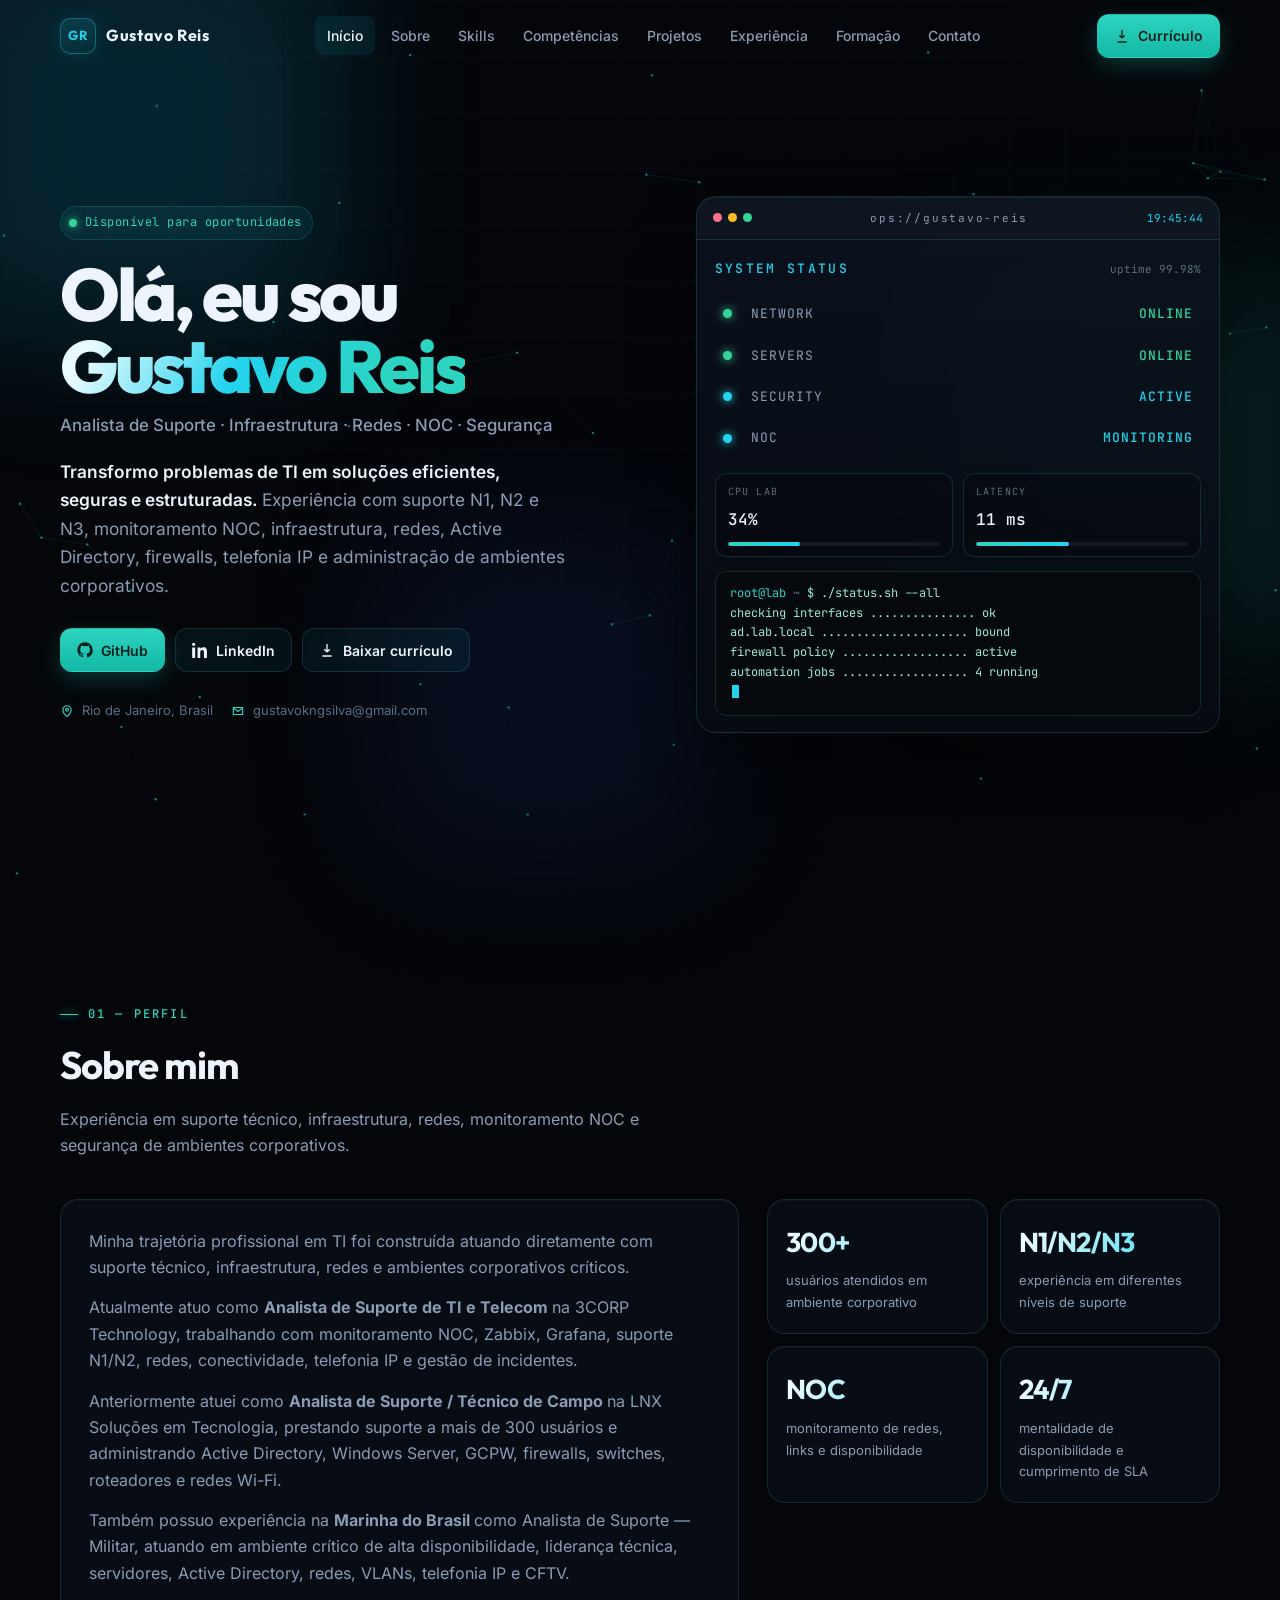
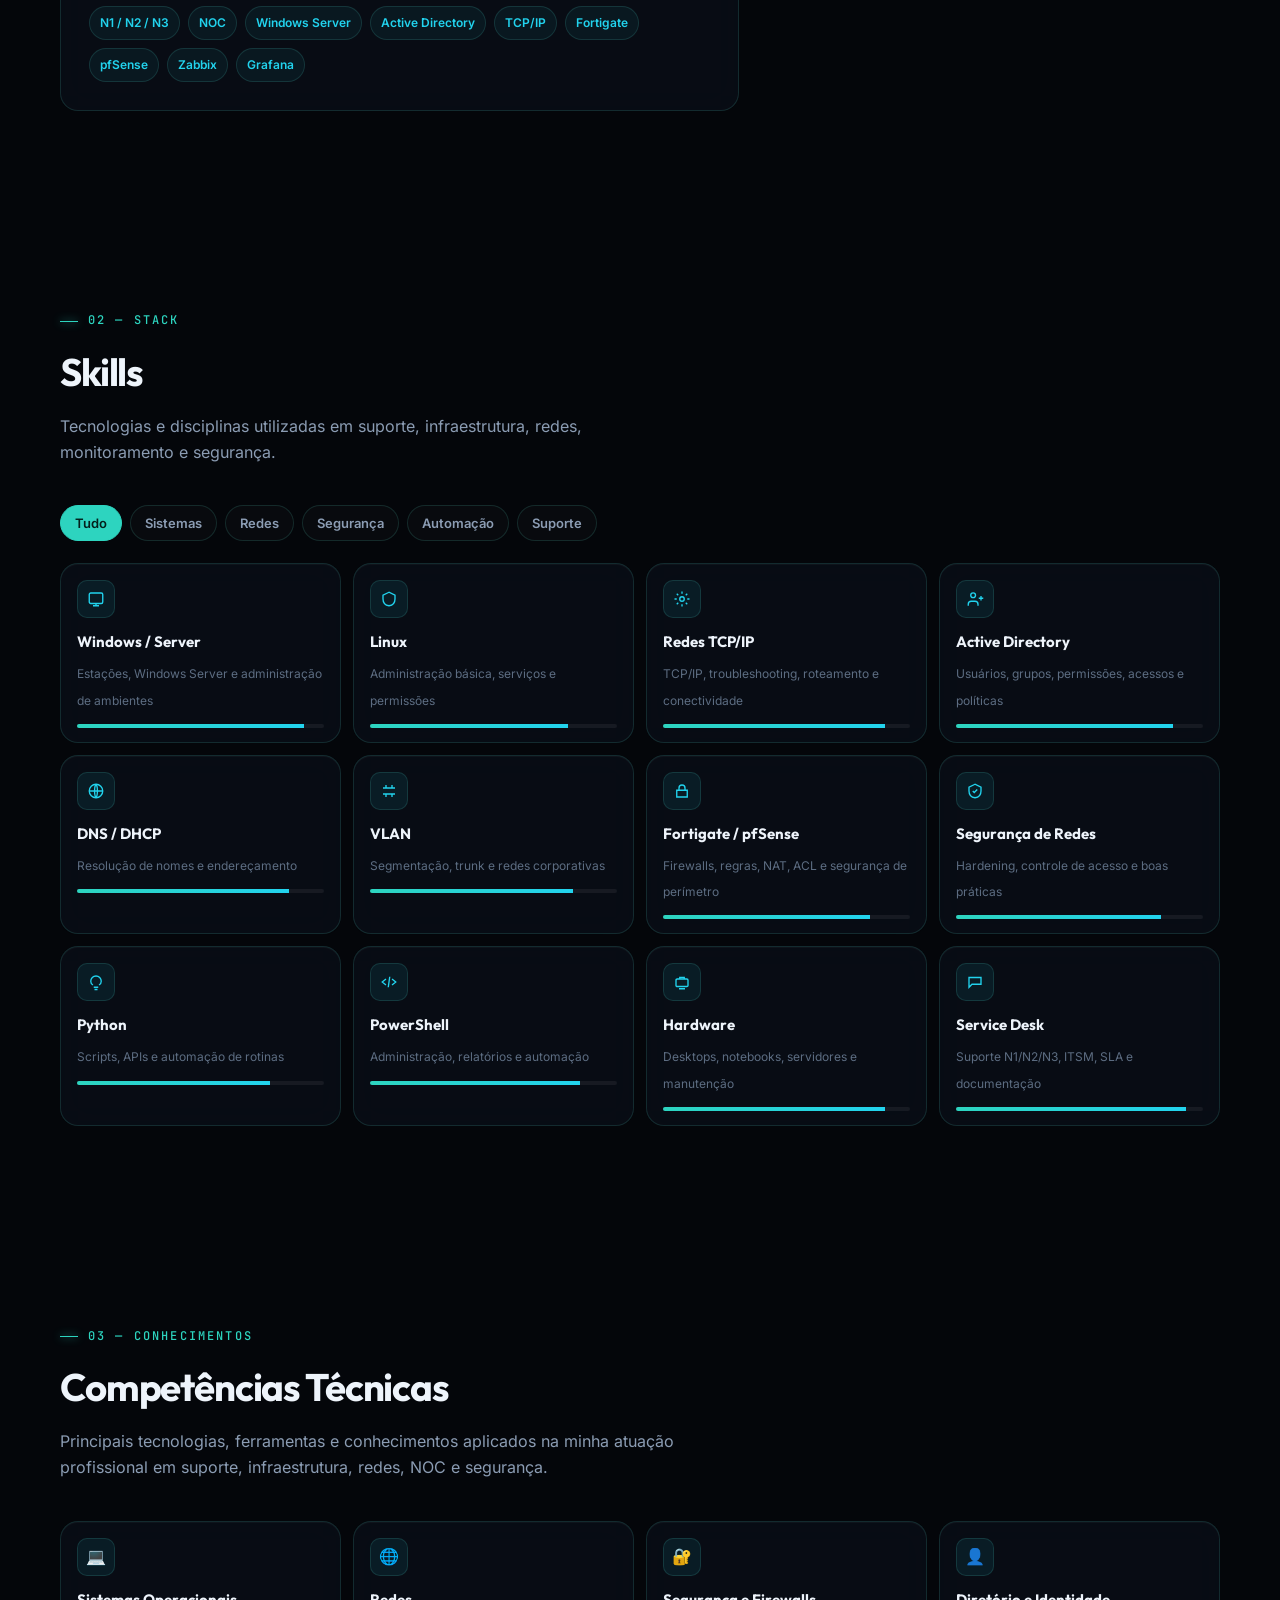
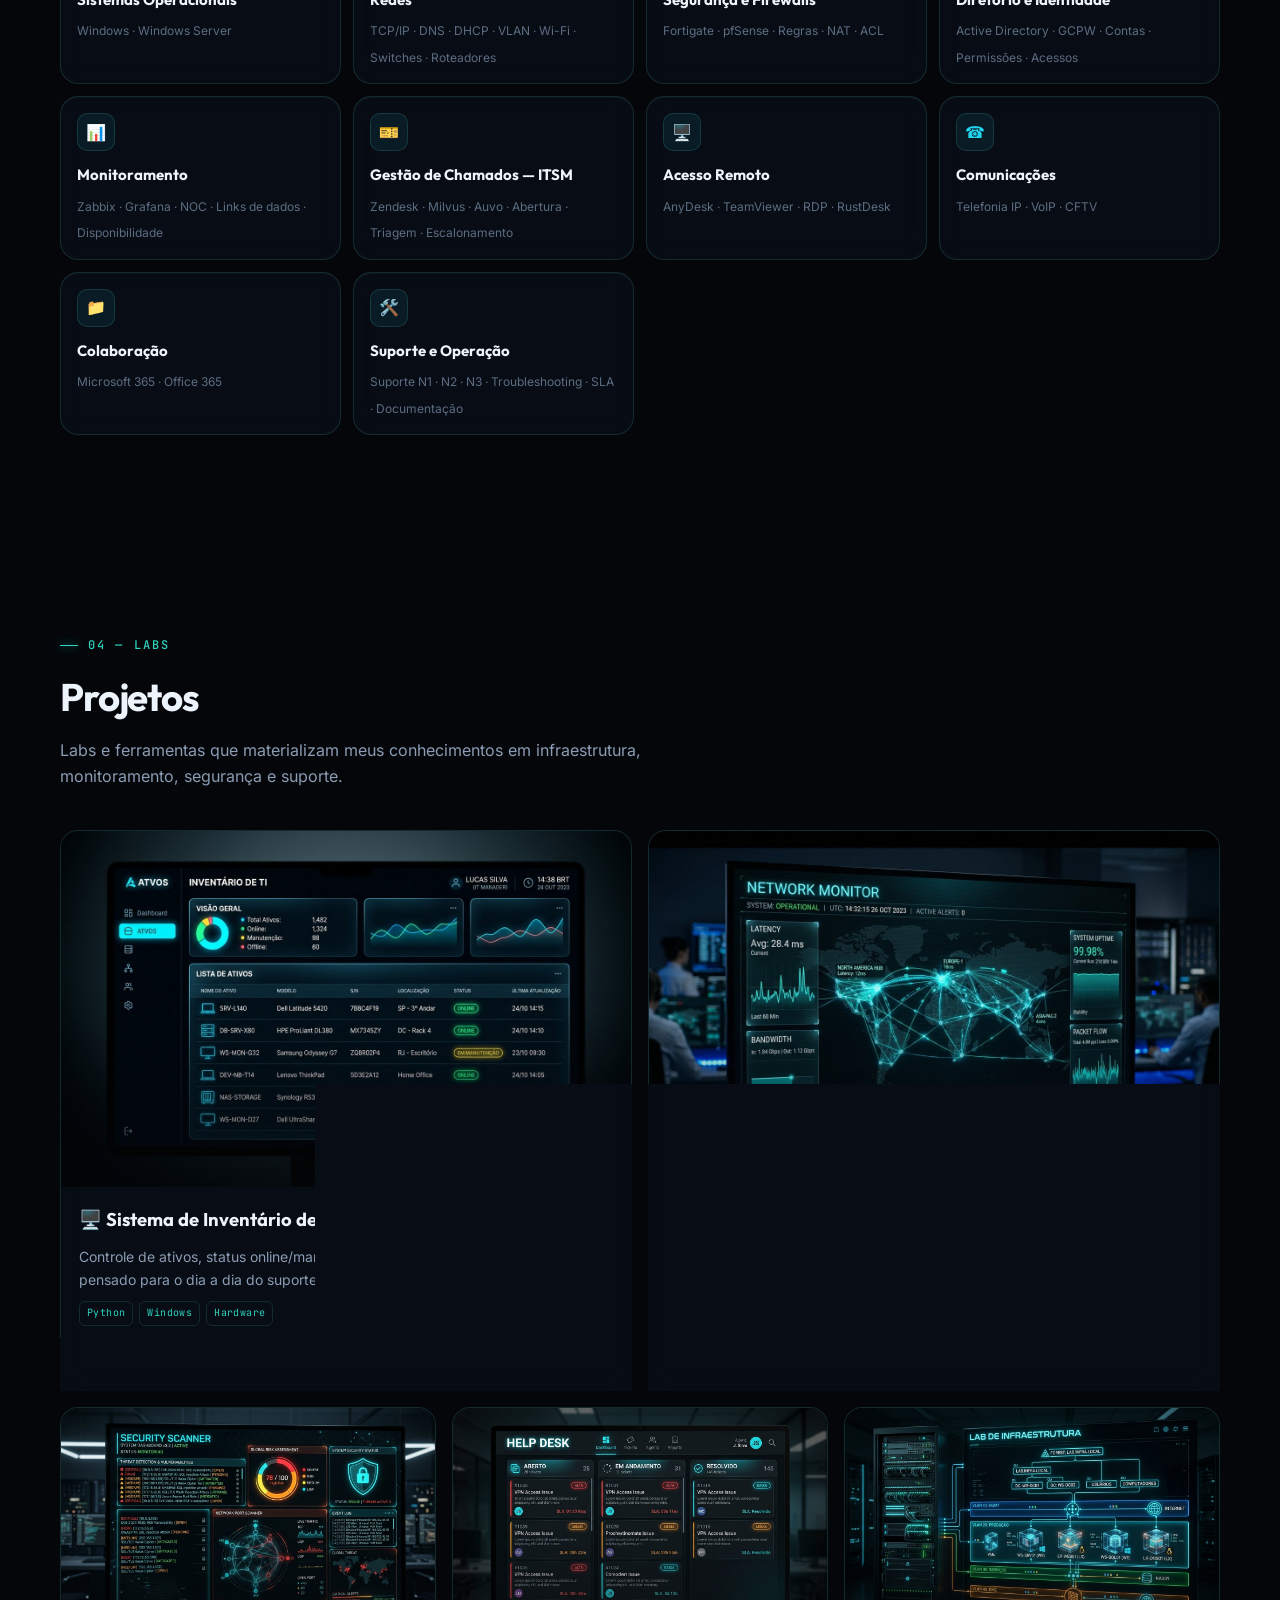
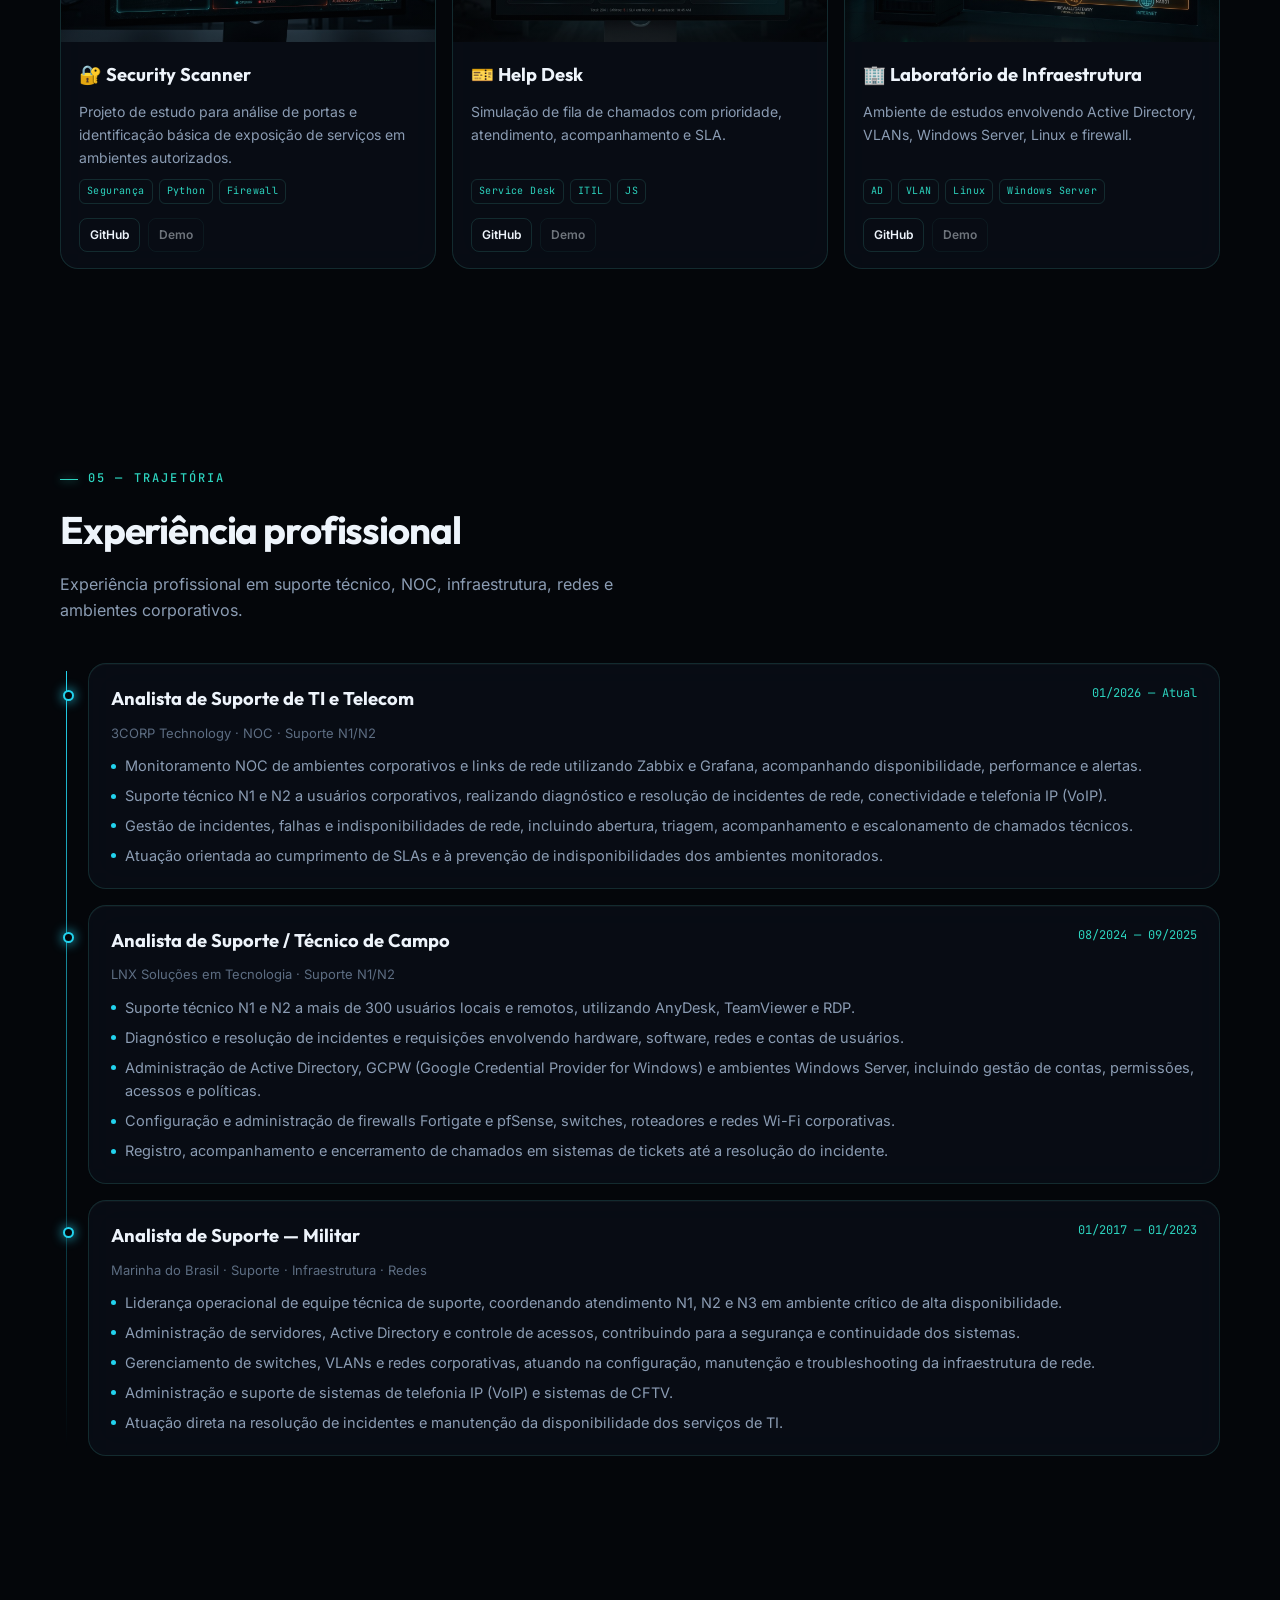
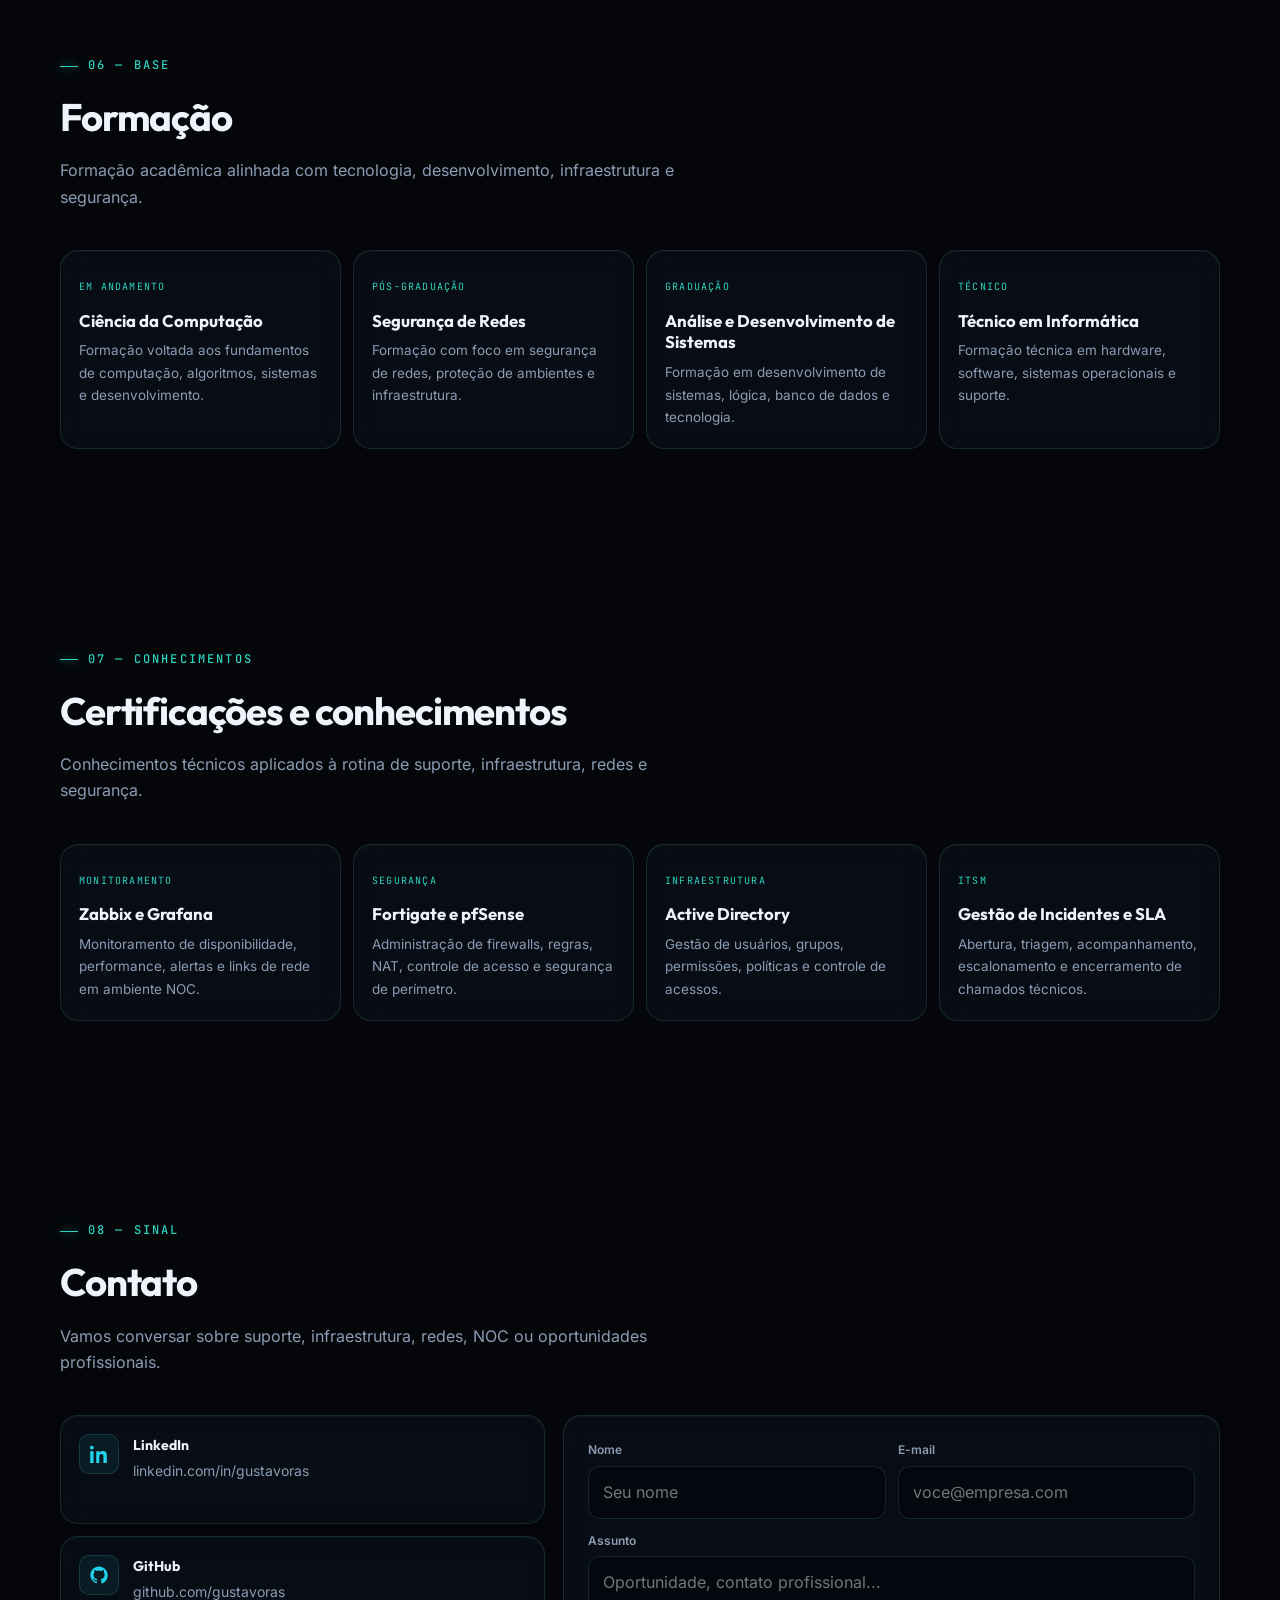
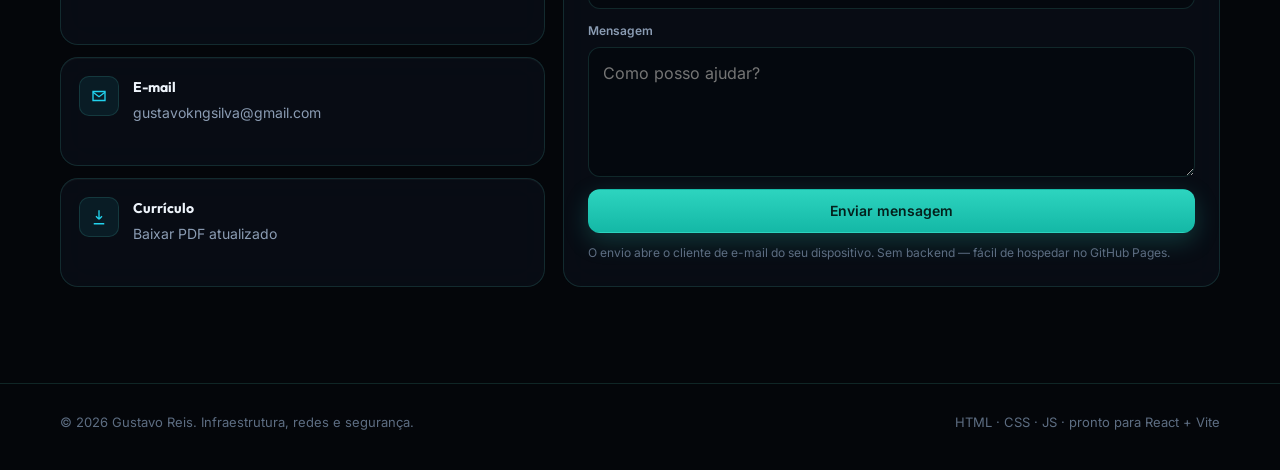
<file: index.html>
<!DOCTYPE html>
<html lang="pt-BR">
<head>
  <meta charset="UTF-8" />
  <meta name="viewport" content="width=device-width, initial-scale=1" />

  <!--
    ============================================================
    PORTFÓLIO — GUSTAVO REIS
    ============================================================
  -->

  <title>Gustavo Reis — Analista de Suporte | Infraestrutura | Redes | Segurança</title>

  <meta
    name="description"
    content="Portfólio de Gustavo Reis — Analista de Suporte com experiência em infraestrutura, redes, NOC, segurança, monitoramento e suporte N1/N2/N3."
  />

  <meta name="theme-color" content="#04060a" />

  <meta
    property="og:title"
    content="Gustavo Reis — Infraestrutura, Redes e Segurança"
  />

  <meta
    property="og:description"
    content="Analista de Suporte com experiência em NOC, infraestrutura, redes, segurança, monitoramento e suporte técnico."
  />

  <meta property="og:type" content="website" />
  <meta property="og:image" content="assets/images/og-cover.jpg" />

  <link rel="icon" href="assets/icons/favicon.svg" type="image/svg+xml" />

  <link rel="stylesheet" href="css/fonts.css" />
  <link rel="stylesheet" href="css/style.css" />
</head>

<body>

  <a class="skip-link" href="#conteudo">Pular para o conteúdo</a>

  <div class="progress" id="progress"></div>

  <canvas id="bg-network" aria-hidden="true"></canvas>

  <div class="grid-overlay" aria-hidden="true"></div>

  <div class="orb orb-a" aria-hidden="true"></div>
  <div class="orb orb-b" aria-hidden="true"></div>
  <div class="orb orb-c" aria-hidden="true"></div>

  <div class="site">

    <!-- =========================================================
         NAVBAR
    ========================================================== -->

    <header class="nav" id="nav">

      <div class="nav-inner">

        <a class="brand" href="#inicio" aria-label="Início">
          <span class="brand-mark">GR</span>
          <span>Gustavo Reis</span>
        </a>

        <nav class="nav-links" aria-label="Seções">
          <a href="#inicio">Início</a>
          <a href="#sobre">Sobre</a>
          <a href="#skills">Skills</a>
          <a href="#competencias">Competências</a>
          <a href="#projetos">Projetos</a>
          <a href="#experiencia">Experiência</a>
          <a href="#formacao">Formação</a>
          <a href="#contato">Contato</a>
        </nav>

        <div class="nav-cta">

          <a
            class="btn btn-primary"
            href="assets/curriculo-gustavo-reis.pdf"
            download
          >
            <svg
              viewBox="0 0 24 24"
              fill="none"
              stroke="currentColor"
              stroke-width="2"
            >
              <path d="M12 3v12m0 0 4-4m-4 4-4-4M5 21h14"/>
            </svg>

            Currículo
          </a>

          <button
            class="menu-toggle"
            id="menuToggle"
            aria-label="Abrir menu"
            aria-expanded="false"
          >
            <span></span>
            <span></span>
            <span></span>
          </button>

        </div>

      </div>

    </header>


    <main id="conteudo">

      <!-- =========================================================
           HERO
      ========================================================== -->

      <section class="hero" id="inicio">

        <div class="container hero-grid">

          <div>

            <span class="eyebrow">
              <i class="dot"></i>
              Disponível para oportunidades
            </span>

            <h1>
              Olá, eu sou<br />
              <span class="grad">Gustavo Reis</span>
            </h1>

            <p class="role-line">
              Analista de Suporte · Infraestrutura · Redes · NOC · Segurança
            </p>

            <p class="hero-copy">

              <strong>
                Transformo problemas de TI em soluções eficientes, seguras e
                estruturadas.
              </strong>

              Experiência com suporte N1, N2 e N3, monitoramento NOC,
              infraestrutura, redes, Active Directory, firewalls,
              telefonia IP e administração de ambientes corporativos.

            </p>

            <div class="hero-actions">

              <a
                class="btn btn-primary"
                data-social="github"
                href="https://github.com/gustavoras"
                target="_blank"
                rel="noopener"
              >

                <svg viewBox="0 0 24 24" fill="currentColor">
                  <path d="M12 .5C5.73.5.5 5.73.5 12c0 5.1 3.29 9.42 7.86 10.95.58.1.79-.25.79-.56v-2.02c-3.2.7-3.87-1.36-3.87-1.36-.53-1.34-1.3-1.7-1.3-1.7-1.06-.73.08-.72.08-.72 1.17.08 1.79 1.2 1.79 1.2 1.04 1.78 2.73 1.27 3.4.97.1-.76.41-1.27.74-1.56-2.55-.29-5.23-1.28-5.23-5.68 0-1.26.45-2.28 1.19-3.09-.12-.29-.52-1.47.11-3.06 0 0 .97-.31 3.18 1.18a11.1 11.1 0 0 1 5.8 0c2.2-1.49 3.17-1.18 3.17-1.18.64 1.59.24 2.77.12 3.06.74.81 1.18 1.83 1.18 3.09 0 4.41-2.69 5.39-5.25 5.67.42.36.79 1.08.79 2.18v3.24c0 .31.21.67.8.56A10.52 10.52 0 0 0 23.5 12C23.5 5.73 18.27.5 12 .5Z"/>
                </svg>

                GitHub

              </a>


              <a
                class="btn btn-ghost"
                data-social="linkedin"
                href="https://www.linkedin.com/in/gustavoras"
                target="_blank"
                rel="noopener"
              >

                <svg viewBox="0 0 24 24" fill="currentColor">
                  <path d="M4.98 3.5C4.98 4.88 3.88 6 2.5 6S0 4.88 0 3.5 1.12 1 2.5 1s2.48 1.12 2.48 2.5zM.24 8.25h4.52V24H.24V8.25zM8.34 8.25h4.33v2.14h.06c.6-1.14 2.08-2.34 4.28-2.34 4.58 0 5.42 3.01 5.42 6.93V24h-4.52v-7.75c0-1.85-.03-4.22-2.57-4.22-2.58 0-2.97 2.01-2.97 4.09V24H8.34V8.25z"/>
                </svg>

                LinkedIn

              </a>


              <a
                class="btn btn-ghost"
                href="assets/curriculo-gustavo-reis.pdf"
                download
              >

                <svg
                  viewBox="0 0 24 24"
                  fill="none"
                  stroke="currentColor"
                  stroke-width="2"
                >
                  <path d="M12 3v12m0 0 4-4m-4 4-4-4M5 21h14"/>
                </svg>

                Baixar currículo

              </a>

            </div>


            <div class="hero-meta">

              <span>

                <svg
                  viewBox="0 0 24 24"
                  fill="none"
                  stroke="currentColor"
                  stroke-width="2"
                >
                  <path d="M12 21s7-4.4 7-11a7 7 0 1 0-14 0c0 6.6 7 11 7 11z"/>
                  <circle cx="12" cy="10" r="2.4"/>
                </svg>

                Rio de Janeiro, Brasil

              </span>


              <span>

                <svg
                  viewBox="0 0 24 24"
                  fill="none"
                  stroke="currentColor"
                  stroke-width="2"
                >
                  <path d="M4 6h16v12H4z"/>
                  <path d="m4 7 8 6 8-6"/>
                </svg>

                <a
                  data-social="email"
                  href="mailto:gustavokngsilva@gmail.com"
                >
                  gustavokngsilva@gmail.com
                </a>

              </span>

            </div>

          </div>


          <!-- PAINEL -->

          <aside
            class="panel"
            aria-label="Painel de status do sistema"
          >

            <div class="panel-bar">

              <div class="win-dots" aria-hidden="true">
                <i></i>
                <i></i>
                <i></i>
              </div>

              <div class="panel-title">
                ops://gustavo-reis
              </div>

              <div
                class="panel-clock"
                id="clock"
              >
                00:00:00
              </div>

            </div>


            <div class="panel-body">

              <div class="sys-head">

                <h3>SYSTEM STATUS</h3>

                <small id="uptime">
                  uptime 99.98%
                </small>

              </div>


              <div class="status-row">
                <span class="led"></span>
                <span class="label">NETWORK</span>
                <span class="value ok">ONLINE</span>
              </div>


              <div class="status-row">
                <span class="led"></span>
                <span class="label">SERVERS</span>
                <span class="value ok">ONLINE</span>
              </div>


              <div class="status-row">
                <span class="led cyan"></span>
                <span class="label">SECURITY</span>
                <span class="value info">ACTIVE</span>
              </div>


              <div class="status-row">
                <span class="led cyan"></span>
                <span class="label">NOC</span>
                <span class="value info">MONITORING</span>
              </div>


              <div class="metrics">

                <div class="metric">

                  <span>CPU LAB</span>

                  <strong id="cpuVal">
                    23%
                  </strong>

                  <div class="bar">
                    <i id="cpuBar"></i>
                  </div>

                </div>


                <div class="metric">

                  <span>LATENCY</span>

                  <strong id="latVal">
                    12 ms
                  </strong>

                  <div class="bar">
                    <i id="latBar"></i>
                  </div>

                </div>

              </div>


              <div class="term" aria-hidden="true">

                <div>
                  <span class="prompt">root@lab</span>
                  <span class="cmd">~</span>
                  $ ./status.sh --all
                </div>

                <div id="termLines"></div>

                <div>
                  <span class="caret"></span>
                </div>

              </div>

            </div>

          </aside>

        </div>

      </section>


      <!-- =========================================================
           SOBRE
      ========================================================== -->

      <section class="section" id="sobre">

        <div class="container">

          <div class="section-head reveal">

            <span class="kicker">
              01 — Perfil
            </span>

            <h2>
              Sobre mim
            </h2>

            <p class="lead">
              Experiência em suporte técnico, infraestrutura, redes,
              monitoramento NOC e segurança de ambientes corporativos.
            </p>

          </div>


          <div class="about-grid">

            <article class="glass about-card reveal">

              <p>

                Minha trajetória profissional em TI foi construída atuando
                diretamente com suporte técnico, infraestrutura, redes e
                ambientes corporativos críticos.

              </p>


              <p>

                Atualmente atuo como
                <strong>
                  Analista de Suporte de TI e Telecom
                </strong>
                na 3CORP Technology, trabalhando com monitoramento NOC,
                Zabbix, Grafana, suporte N1/N2, redes, conectividade,
                telefonia IP e gestão de incidentes.

              </p>


              <p>

                Anteriormente atuei como
                <strong>
                  Analista de Suporte / Técnico de Campo
                </strong>
                na LNX Soluções em Tecnologia, prestando suporte a mais de
                300 usuários e administrando Active Directory, Windows Server,
                GCPW, firewalls, switches, roteadores e redes Wi-Fi.

              </p>


              <p>

                Também possuo experiência na
                <strong>
                  Marinha do Brasil
                </strong>
                como Analista de Suporte — Militar, atuando em ambiente
                crítico de alta disponibilidade, liderança técnica,
                servidores, Active Directory, redes, VLANs, telefonia IP
                e CFTV.

              </p>


              <div class="chips">

                <span class="chip">N1 / N2 / N3</span>
                <span class="chip">NOC</span>
                <span class="chip">Windows Server</span>
                <span class="chip">Active Directory</span>
                <span class="chip">TCP/IP</span>
                <span class="chip">Fortigate</span>
                <span class="chip">pfSense</span>
                <span class="chip">Zabbix</span>
                <span class="chip">Grafana</span>

              </div>

            </article>


            <div class="stat-grid reveal">

              <div class="glass stat">
                <b>300+</b>
                <span>usuários atendidos em ambiente corporativo</span>
              </div>


              <div class="glass stat">
                <b>N1/N2/N3</b>
                <span>experiência em diferentes níveis de suporte</span>
              </div>


              <div class="glass stat">
                <b>NOC</b>
                <span>monitoramento de redes, links e disponibilidade</span>
              </div>


              <div class="glass stat">
                <b>24/7</b>
                <span>mentalidade de disponibilidade e cumprimento de SLA</span>
              </div>

            </div>

          </div>

        </div>

      </section>


      <!-- =========================================================
           SKILLS
      ========================================================== -->

      <section class="section" id="skills">

        <div class="container">

          <div class="section-head reveal">

            <span class="kicker">
              02 — Stack
            </span>

            <h2>
              Skills
            </h2>

            <p class="lead">
              Tecnologias e disciplinas utilizadas em suporte,
              infraestrutura, redes, monitoramento e segurança.
            </p>

          </div>


          <div
            class="skill-filters reveal"
            role="tablist"
          >

            <button
              class="filter-btn active"
              data-filter="all"
            >
              Tudo
            </button>

            <button
              class="filter-btn"
              data-filter="sistemas"
            >
              Sistemas
            </button>

            <button
              class="filter-btn"
              data-filter="redes"
            >
              Redes
            </button>

            <button
              class="filter-btn"
              data-filter="seguranca"
            >
              Segurança
            </button>

            <button
              class="filter-btn"
              data-filter="auto"
            >
              Automação
            </button>

            <button
              class="filter-btn"
              data-filter="suporte"
            >
              Suporte
            </button>

          </div>


          <div
            class="skills-grid"
            id="skillsGrid"
          >

            <article
              class="glass skill-card reveal"
              data-cat="sistemas"
              style="--lvl:92%"
            >

              <div class="skill-ico">

                <svg
                  viewBox="0 0 24 24"
                  fill="none"
                  stroke="currentColor"
                  stroke-width="1.8"
                >
                  <rect x="3" y="4" width="18" height="14" rx="2"/>
                  <path d="M8 21h8M12 18v3"/>
                </svg>

              </div>

              <h3>
                Windows / Server
              </h3>

              <small>
                Estações, Windows Server e administração de ambientes
              </small>

              <div class="level">
                <i></i>
              </div>

            </article>


            <article
              class="glass skill-card reveal"
              data-cat="sistemas"
              style="--lvl:80%"
            >

              <div class="skill-ico">

                <svg
                  viewBox="0 0 24 24"
                  fill="none"
                  stroke="currentColor"
                  stroke-width="1.8"
                >
                  <path d="M12 3 4 7v5c0 5 3.4 8.4 8 9 4.6-.6 8-4 8-9V7l-8-4z"/>
                </svg>

              </div>

              <h3>
                Linux
              </h3>

              <small>
                Administração básica, serviços e permissões
              </small>

              <div class="level">
                <i></i>
              </div>

            </article>


            <article
              class="glass skill-card reveal"
              data-cat="redes"
              style="--lvl:90%"
            >

              <div class="skill-ico">

                <svg
                  viewBox="0 0 24 24"
                  fill="none"
                  stroke="currentColor"
                  stroke-width="1.8"
                >
                  <circle cx="12" cy="12" r="3"/>
                  <path d="M12 2v3M12 19v3M2 12h3M19 12h3M5 5l2 2M17 17l2 2M19 5l-2 2M7 17l-2 2"/>
                </svg>

              </div>

              <h3>
                Redes TCP/IP
              </h3>

              <small>
                TCP/IP, troubleshooting, roteamento e conectividade
              </small>

              <div class="level">
                <i></i>
              </div>

            </article>


            <article
              class="glass skill-card reveal"
              data-cat="sistemas"
              style="--lvl:88%"
            >

              <div class="skill-ico">

                <svg
                  viewBox="0 0 24 24"
                  fill="none"
                  stroke="currentColor"
                  stroke-width="1.8"
                >
                  <path d="M16 21v-2a4 4 0 0 0-4-4H7a4 4 0 0 0-4 4v2"/>
                  <circle cx="9.5" cy="7" r="3.2"/>
                  <path d="M20 8v6M17 11h6"/>
                </svg>

              </div>

              <h3>
                Active Directory
              </h3>

              <small>
                Usuários, grupos, permissões, acessos e políticas
              </small>

              <div class="level">
                <i></i>
              </div>

            </article>


            <article
              class="glass skill-card reveal"
              data-cat="redes"
              style="--lvl:86%"
            >

              <div class="skill-ico">

                <svg
                  viewBox="0 0 24 24"
                  fill="none"
                  stroke="currentColor"
                  stroke-width="1.8"
                >
                  <circle cx="12" cy="12" r="9"/>
                  <path d="M3 12h18M12 3c2.5 3 2.5 15 0 18M12 3c-2.5 3-2.5 15 0 18"/>
                </svg>

              </div>

              <h3>
                DNS / DHCP
              </h3>

              <small>
                Resolução de nomes e endereçamento
              </small>

              <div class="level">
                <i></i>
              </div>

            </article>


            <article
              class="glass skill-card reveal"
              data-cat="redes"
              style="--lvl:82%"
            >

              <div class="skill-ico">

                <svg
                  viewBox="0 0 24 24"
                  fill="none"
                  stroke="currentColor"
                  stroke-width="1.8"
                >
                  <path d="M4 8h16M4 16h16M8 4v4M16 4v4M8 16v4M16 16v4"/>
                </svg>

              </div>

              <h3>
                VLAN
              </h3>

              <small>
                Segmentação, trunk e redes corporativas
              </small>

              <div class="level">
                <i></i>
              </div>

            </article>


            <article
              class="glass skill-card reveal"
              data-cat="seguranca"
              style="--lvl:84%"
            >

              <div class="skill-ico">

                <svg
                  viewBox="0 0 24 24"
                  fill="none"
                  stroke="currentColor"
                  stroke-width="1.8"
                >
                  <path d="M5 11h14v9H5z"/>
                  <path d="M8 11V8a4 4 0 0 1 8 0v3"/>
                </svg>

              </div>

              <h3>
                Fortigate / pfSense
              </h3>

              <small>
                Firewalls, regras, NAT, ACL e segurança de perímetro
              </small>

              <div class="level">
                <i></i>
              </div>

            </article>


            <article
              class="glass skill-card reveal"
              data-cat="seguranca"
              style="--lvl:83%"
            >

              <div class="skill-ico">

                <svg
                  viewBox="0 0 24 24"
                  fill="none"
                  stroke="currentColor"
                  stroke-width="1.8"
                >
                  <path d="M12 3 4 7v5c0 5 3.4 8.4 8 9 4.6-.6 8-4 8-9V7l-8-4z"/>
                  <path d="m9 12 2 2 4-4"/>
                </svg>

              </div>

              <h3>
                Segurança de Redes
              </h3>

              <small>
                Hardening, controle de acesso e boas práticas
              </small>

              <div class="level">
                <i></i>
              </div>

            </article>


            <article
              class="glass skill-card reveal"
              data-cat="auto"
              style="--lvl:78%"
            >

              <div class="skill-ico">

                <svg
                  viewBox="0 0 24 24"
                  fill="none"
                  stroke="currentColor"
                  stroke-width="1.8"
                >
                  <path d="M8 16c-2-1-3-3-3-5a7 7 0 1 1 14 0c0 2-1 4-3 5"/>
                  <path d="M9 19h6M10 22h4"/>
                </svg>

              </div>

              <h3>
                Python
              </h3>

              <small>
                Scripts, APIs e automação de rotinas
              </small>

              <div class="level">
                <i></i>
              </div>

            </article>


            <article
              class="glass skill-card reveal"
              data-cat="auto"
              style="--lvl:85%"
            >

              <div class="skill-ico">

                <svg
                  viewBox="0 0 24 24"
                  fill="none"
                  stroke="currentColor"
                  stroke-width="1.8"
                >
                  <path d="m8 8-5 4 5 4M16 8l5 4-5 4M13 5l-2 14"/>
                </svg>

              </div>

              <h3>
                PowerShell
              </h3>

              <small>
                Administração, relatórios e automação
              </small>

              <div class="level">
                <i></i>
              </div>

            </article>


            <article
              class="glass skill-card reveal"
              data-cat="suporte"
              style="--lvl:90%"
            >

              <div class="skill-ico">

                <svg
                  viewBox="0 0 24 24"
                  fill="none"
                  stroke="currentColor"
                  stroke-width="1.8"
                >
                  <rect x="4" y="8" width="16" height="10" rx="1.5"/>
                  <path d="M9 8V6h6v2M8 21h8"/>
                </svg>

              </div>

              <h3>
                Hardware
              </h3>

              <small>
                Desktops, notebooks, servidores e manutenção
              </small>

              <div class="level">
                <i></i>
              </div>

            </article>


            <article
              class="glass skill-card reveal"
              data-cat="suporte"
              style="--lvl:93%"
            >

              <div class="skill-ico">

                <svg
                  viewBox="0 0 24 24"
                  fill="none"
                  stroke="currentColor"
                  stroke-width="1.8"
                >
                  <path d="M4 6h16v9H8l-4 4V6z"/>
                </svg>

              </div>

              <h3>
                Service Desk
              </h3>

              <small>
                Suporte N1/N2/N3, ITSM, SLA e documentação
              </small>

              <div class="level">
                <i></i>
              </div>

            </article>

          </div>

        </div>

      </section>


      <!-- =========================================================
           COMPETÊNCIAS TÉCNICAS
      ========================================================== -->

      <section class="section" id="competencias">

        <div class="container">

          <div class="section-head reveal">

            <span class="kicker">
              03 — Conhecimentos
            </span>

            <h2>
              Competências Técnicas
            </h2>

            <p class="lead">
              Principais tecnologias, ferramentas e conhecimentos aplicados
              na minha atuação profissional em suporte, infraestrutura,
              redes, NOC e segurança.
            </p>

          </div>


          <div class="skills-grid">


            <article class="glass skill-card reveal">

              <div class="skill-ico">
                💻
              </div>

              <h3>
                Sistemas Operacionais
              </h3>

              <small>
                Windows · Windows Server
              </small>

            </article>


            <article class="glass skill-card reveal">

              <div class="skill-ico">
                🌐
              </div>

              <h3>
                Redes
              </h3>

              <small>
                TCP/IP · DNS · DHCP · VLAN · Wi-Fi · Switches · Roteadores
              </small>

            </article>


            <article class="glass skill-card reveal">

              <div class="skill-ico">
                🔐
              </div>

              <h3>
                Segurança e Firewalls
              </h3>

              <small>
                Fortigate · pfSense · Regras · NAT · ACL
              </small>

            </article>


            <article class="glass skill-card reveal">

              <div class="skill-ico">
                👤
              </div>

              <h3>
                Diretório e Identidade
              </h3>

              <small>
                Active Directory · GCPW · Contas · Permissões · Acessos
              </small>

            </article>


            <article class="glass skill-card reveal">

              <div class="skill-ico">
                📊
              </div>

              <h3>
                Monitoramento
              </h3>

              <small>
                Zabbix · Grafana · NOC · Links de dados · Disponibilidade
              </small>

            </article>


            <article class="glass skill-card reveal">

              <div class="skill-ico">
                🎫
              </div>

              <h3>
                Gestão de Chamados — ITSM
              </h3>

              <small>
                Zendesk · Milvus · Auvo · Abertura · Triagem · Escalonamento
              </small>

            </article>


            <article class="glass skill-card reveal">

              <div class="skill-ico">
                🖥️
              </div>

              <h3>
                Acesso Remoto
              </h3>

              <small>
                AnyDesk · TeamViewer · RDP · RustDesk
              </small>

            </article>


            <article class="glass skill-card reveal">

              <div class="skill-ico">
                ☎️
              </div>

              <h3>
                Comunicações
              </h3>

              <small>
                Telefonia IP · VoIP · CFTV
              </small>

            </article>


            <article class="glass skill-card reveal">

              <div class="skill-ico">
                📁
              </div>

              <h3>
                Colaboração
              </h3>

              <small>
                Microsoft 365 · Office 365
              </small>

            </article>


            <article class="glass skill-card reveal">

              <div class="skill-ico">
                🛠️
              </div>

              <h3>
                Suporte e Operação
              </h3>

              <small>
                Suporte N1 · N2 · N3 · Troubleshooting · SLA · Documentação
              </small>

            </article>

          </div>

        </div>

      </section>


      <!-- =========================================================
           PROJETOS
      ========================================================== -->

      <section class="section" id="projetos">

        <div class="container">

          <div class="section-head reveal">

            <span class="kicker">
              04 — Labs
            </span>

            <h2>
              Projetos
            </h2>

            <p class="lead">
              Labs e ferramentas que materializam meus conhecimentos em
              infraestrutura, monitoramento, segurança e suporte.
            </p>

          </div>


          <div class="projects-grid">


            <article class="glass project reveal">

              <div class="project-media">

                <img
                  src="assets/images/project-inventory.jpg"
                  alt="Dashboard do sistema de inventário de TI"
                />

              </div>

              <div class="project-body">

                <h3>
                  🖥️ Sistema de Inventário de TI
                </h3>

                <p>
                  Controle de ativos, status online/manutenção e histórico
                  de atualização — pensado para o dia a dia do suporte.
                </p>

                <div class="tags">

                  <span class="tag">Python</span>
                  <span class="tag">Windows</span>
                  <span class="tag">Hardware</span>

                </div>

                <div class="project-links">

                  <a
                    data-social="github"
                    href="https://github.com/gustavoras"
                    target="_blank"
                    rel="noopener"
                  >
                    GitHub
                  </a>

                  <a
                    class="is-off"
                    href="#"
                    aria-disabled="true"
                  >
                    Demo
                  </a>

                </div>

              </div>

            </article>


            <article class="glass project reveal">

              <div class="project-media">

                <img
                  src="assets/images/project-network.jpg"
                  alt="Painel de monitoramento de rede"
                />

              </div>

              <div class="project-body">

                <h3>
                  🌐 Network Monitor
                </h3>

                <p>
                  Monitoramento de latência, disponibilidade e conectividade
                  de ambientes de rede para estudos de NOC.
                </p>

                <div class="tags">

                  <span class="tag">TCP/IP</span>
                  <span class="tag">Python</span>
                  <span class="tag">Monitoramento</span>

                </div>

                <div class="project-links">

                  <a
                    data-social="github"
                    href="https://github.com/gustavoras"
                    target="_blank"
                    rel="noopener"
                  >
                    GitHub
                  </a>

                  <a
                    class="is-off"
                    href="#"
                    aria-disabled="true"
                  >
                    Demo
                  </a>

                </div>

              </div>

            </article>


            <article class="glass project reveal">

              <div class="project-media">

                <img
                  src="assets/images/project-security.jpg"
                  alt="Scanner de segurança"
                />

              </div>

              <div class="project-body">

                <h3>
                  🔐 Security Scanner
                </h3>

                <p>
                  Projeto de estudo para análise de portas e identificação
                  básica de exposição de serviços em ambientes autorizados.
                </p>

                <div class="tags">

                  <span class="tag">Segurança</span>
                  <span class="tag">Python</span>
                  <span class="tag">Firewall</span>

                </div>

                <div class="project-links">

                  <a
                    data-social="github"
                    href="https://github.com/gustavoras"
                    target="_blank"
                    rel="noopener"
                  >
                    GitHub
                  </a>

                  <a
                    class="is-off"
                    href="#"
                    aria-disabled="true"
                  >
                    Demo
                  </a>

                </div>

              </div>

            </article>


            <article class="glass project reveal">

              <div class="project-media">

                <img
                  src="assets/images/project-helpdesk.jpg"
                  alt="Kanban de tickets do help desk"
                />

              </div>

              <div class="project-body">

                <h3>
                  🎫 Help Desk
                </h3>

                <p>
                  Simulação de fila de chamados com prioridade, atendimento,
                  acompanhamento e SLA.
                </p>

                <div class="tags">

                  <span class="tag">Service Desk</span>
                  <span class="tag">ITIL</span>
                  <span class="tag">JS</span>

                </div>

                <div class="project-links">

                  <a
                    data-social="github"
                    href="https://github.com/gustavoras"
                    target="_blank"
                    rel="noopener"
                  >
                    GitHub
                  </a>

                  <a
                    class="is-off"
                    href="#"
                    aria-disabled="true"
                  >
                    Demo
                  </a>

                </div>

              </div>

            </article>


            <article class="glass project reveal">

              <div class="project-media">

                <img
                  src="assets/images/project-lab.jpg"
                  alt="Diagrama do laboratório de infraestrutura"
                />

              </div>

              <div class="project-body">

                <h3>
                  🏢 Laboratório de Infraestrutura
                </h3>

                <p>
                  Ambiente de estudos envolvendo Active Directory, VLANs,
                  Windows Server, Linux e firewall.
                </p>

                <div class="tags">

                  <span class="tag">AD</span>
                  <span class="tag">VLAN</span>
                  <span class="tag">Linux</span>
                  <span class="tag">Windows Server</span>

                </div>

                <div class="project-links">

                  <a
                    data-social="github"
                    href="https://github.com/gustavoras"
                    target="_blank"
                    rel="noopener"
                  >
                    GitHub
                  </a>

                  <a
                    class="is-off"
                    href="#"
                    aria-disabled="true"
                  >
                    Demo
                  </a>

                </div>

              </div>

            </article>

          </div>

        </div>

      </section>


      <!-- =========================================================
           EXPERIÊNCIA PROFISSIONAL
      ========================================================== -->

      <section class="section" id="experiencia">

        <div class="container">

          <div class="section-head reveal">

            <span class="kicker">
              05 — Trajetória
            </span>

            <h2>
              Experiência profissional
            </h2>

            <p class="lead">
              Experiência profissional em suporte técnico, NOC,
              infraestrutura, redes e ambientes corporativos.
            </p>

          </div>


          <div class="timeline">


            <!-- 3CORP -->

            <article class="glass tl-item reveal">

              <div class="tl-top">

                <h3>
                  Analista de Suporte de TI e Telecom
                </h3>

                <span class="when">
                  01/2026 — Atual
                </span>

              </div>


              <div class="where">
                3CORP Technology · NOC · Suporte N1/N2
              </div>


              <ul>

                <li>
                  Monitoramento NOC de ambientes corporativos e links de rede
                  utilizando Zabbix e Grafana, acompanhando disponibilidade,
                  performance e alertas.
                </li>

                <li>
                  Suporte técnico N1 e N2 a usuários corporativos, realizando
                  diagnóstico e resolução de incidentes de rede,
                  conectividade e telefonia IP (VoIP).
                </li>

                <li>
                  Gestão de incidentes, falhas e indisponibilidades de rede,
                  incluindo abertura, triagem, acompanhamento e escalonamento
                  de chamados técnicos.
                </li>

                <li>
                  Atuação orientada ao cumprimento de SLAs e à prevenção
                  de indisponibilidades dos ambientes monitorados.
                </li>

              </ul>

            </article>


            <!-- LNX -->

            <article class="glass tl-item reveal">

              <div class="tl-top">

                <h3>
                  Analista de Suporte / Técnico de Campo
                </h3>

                <span class="when">
                  08/2024 — 09/2025
                </span>

              </div>


              <div class="where">
                LNX Soluções em Tecnologia · Suporte N1/N2
              </div>


              <ul>

                <li>
                  Suporte técnico N1 e N2 a mais de 300 usuários locais e
                  remotos, utilizando AnyDesk, TeamViewer e RDP.
                </li>

                <li>
                  Diagnóstico e resolução de incidentes e requisições
                  envolvendo hardware, software, redes e contas de usuários.
                </li>

                <li>
                  Administração de Active Directory, GCPW (Google Credential
                  Provider for Windows) e ambientes Windows Server, incluindo
                  gestão de contas, permissões, acessos e políticas.
                </li>

                <li>
                  Configuração e administração de firewalls Fortigate e
                  pfSense, switches, roteadores e redes Wi-Fi corporativas.
                </li>

                <li>
                  Registro, acompanhamento e encerramento de chamados em
                  sistemas de tickets até a resolução do incidente.
                </li>

              </ul>

            </article>


            <!-- MARINHA -->

            <article class="glass tl-item reveal">

              <div class="tl-top">

                <h3>
                  Analista de Suporte — Militar
                </h3>

                <span class="when">
                  01/2017 — 01/2023
                </span>

              </div>


              <div class="where">
                Marinha do Brasil · Suporte · Infraestrutura · Redes
              </div>


              <ul>

                <li>
                  Liderança operacional de equipe técnica de suporte,
                  coordenando atendimento N1, N2 e N3 em ambiente crítico
                  de alta disponibilidade.
                </li>

                <li>
                  Administração de servidores, Active Directory e controle
                  de acessos, contribuindo para a segurança e continuidade
                  dos sistemas.
                </li>

                <li>
                  Gerenciamento de switches, VLANs e redes corporativas,
                  atuando na configuração, manutenção e troubleshooting
                  da infraestrutura de rede.
                </li>

                <li>
                  Administração e suporte de sistemas de telefonia IP
                  (VoIP) e sistemas de CFTV.
                </li>

                <li>
                  Atuação direta na resolução de incidentes e manutenção
                  da disponibilidade dos serviços de TI.
                </li>

              </ul>

            </article>

          </div>

        </div>

      </section>


      <!-- =========================================================
           FORMAÇÃO
      ========================================================== -->

      <section class="section" id="formacao">

        <div class="container">

          <div class="section-head reveal">

            <span class="kicker">
              06 — Base
            </span>

            <h2>
              Formação
            </h2>

            <p class="lead">
              Formação acadêmica alinhada com tecnologia,
              desenvolvimento, infraestrutura e segurança.
            </p>

          </div>


          <div class="edu-grid">


            <article class="glass edu-card reveal">

              <span class="badge">
                Em andamento
              </span>

              <h3>
                Ciência da Computação
              </h3>

              <p>
                Formação voltada aos fundamentos de computação,
                algoritmos, sistemas e desenvolvimento.
              </p>

            </article>


            <article class="glass edu-card reveal">

              <span class="badge">
                Pós-graduação
              </span>

              <h3>
                Segurança de Redes
              </h3>

              <p>
                Formação com foco em segurança de redes,
                proteção de ambientes e infraestrutura.
              </p>

            </article>


            <article class="glass edu-card reveal">

              <span class="badge">
                Graduação
              </span>

              <h3>
                Análise e Desenvolvimento de Sistemas
              </h3>

              <p>
                Formação em desenvolvimento de sistemas,
                lógica, banco de dados e tecnologia.
              </p>

            </article>


            <article class="glass edu-card reveal">

              <span class="badge">
                Técnico
              </span>

              <h3>
                Técnico em Informática
              </h3>

              <p>
                Formação técnica em hardware, software,
                sistemas operacionais e suporte.
              </p>

            </article>

          </div>

        </div>

      </section>


      <!-- =========================================================
           CERTIFICAÇÕES / CONHECIMENTOS
      ========================================================== -->

      <section class="section" id="certificacoes">

        <div class="container">

          <div class="section-head reveal">

            <span class="kicker">
              07 — Conhecimentos
            </span>

            <h2>
              Certificações e conhecimentos
            </h2>

            <p class="lead">
              Conhecimentos técnicos aplicados à rotina de suporte,
              infraestrutura, redes e segurança.
            </p>

          </div>


          <div class="cert-grid">


            <article class="glass cert-card reveal">

              <span class="badge">
                Monitoramento
              </span>

              <h3>
                Zabbix e Grafana
              </h3>

              <p>
                Monitoramento de disponibilidade, performance,
                alertas e links de rede em ambiente NOC.
              </p>

            </article>


            <article class="glass cert-card reveal">

              <span class="badge">
                Segurança
              </span>

              <h3>
                Fortigate e pfSense
              </h3>

              <p>
                Administração de firewalls, regras, NAT,
                controle de acesso e segurança de perímetro.
              </p>

            </article>


            <article class="glass cert-card reveal">

              <span class="badge">
                Infraestrutura
              </span>

              <h3>
                Active Directory
              </h3>

              <p>
                Gestão de usuários, grupos, permissões,
                políticas e controle de acessos.
              </p>

            </article>


            <article class="glass cert-card reveal">

              <span class="badge">
                ITSM
              </span>

              <h3>
                Gestão de Incidentes e SLA
              </h3>

              <p>
                Abertura, triagem, acompanhamento, escalonamento
                e encerramento de chamados técnicos.
              </p>

            </article>

          </div>

        </div>

      </section>


      <!-- =========================================================
           CONTATO
      ========================================================== -->

      <section class="section" id="contato">

        <div class="container">

          <div class="section-head reveal">

            <span class="kicker">
              08 — Sinal
            </span>

            <h2>
              Contato
            </h2>

            <p class="lead">
              Vamos conversar sobre suporte, infraestrutura,
              redes, NOC ou oportunidades profissionais.
            </p>

          </div>


          <div class="contact-grid">


            <div class="contact-info reveal">


              <a
                class="glass info-card"
                data-social="linkedin"
                href="https://www.linkedin.com/in/gustavoras"
                target="_blank"
                rel="noopener"
              >

                <div class="info-ico">

                  <svg
                    viewBox="0 0 24 24"
                    fill="currentColor"
                  >
                    <path d="M4.98 3.5C4.98 4.88 3.88 6 2.5 6S0 4.88 0 3.5 1.12 1 2.5 1s2.48 1.12 2.48 2.5zM.24 8.25h4.52V24H.24V8.25zM8.34 8.25h4.33v2.14h.06c.6-1.14 2.08-2.34 4.28-2.34 4.58 0 5.42 3.01 5.42 6.93V24h-4.52v-7.75c0-1.85-.03-4.22-2.57-4.22-2.58 0-2.97 2.01-2.97 4.09V24H8.34V8.25z"/>
                  </svg>

                </div>


                <div>

                  <h3>
                    LinkedIn
                  </h3>

                  <p>
                    linkedin.com/in/gustavoras
                  </p>

                </div>

              </a>


              <a
                class="glass info-card"
                data-social="github"
                href="https://github.com/gustavoras"
                target="_blank"
                rel="noopener"
              >

                <div class="info-ico">

                  <svg
                    viewBox="0 0 24 24"
                    fill="currentColor"
                  >
                    <path d="M12 .5C5.73.5.5 5.73.5 12c0 5.1 3.29 9.42 7.86 10.95.58.1.79-.25.79-.56v-2.02c-3.2.7-3.87-1.36-3.87-1.36-.53-1.34-1.3-1.7-1.3-1.7-1.06-.73.08-.72.08-.72 1.17.08 1.79 1.2 1.79 1.2 1.04 1.78 2.73 1.27 3.4.97.1-.76.41-1.27.74-1.56-2.55-.29-5.23-1.28-5.23-5.68 0-1.26.45-2.28 1.19-3.09-.12-.29-.52-1.47.11-3.06 0 0 .97-.31 3.18 1.18a11.1 11.1 0 0 1 5.8 0c2.2-1.49 3.17-1.18 3.17-1.18.64 1.59.24 2.77.12 3.06.74.81 1.18 1.83 1.18 3.09 0 4.41-2.69 5.39-5.25 5.67.42.36.79 1.08.79 2.18v3.24c0 .31.21.67.8.56A10.52 10.52 0 0 0 23.5 12C23.5 5.73 18.27.5 12 .5Z"/>
                  </svg>

                </div>


                <div>

                  <h3>
                    GitHub
                  </h3>

                  <p>
                    github.com/gustavoras
                  </p>

                </div>

              </a>


              <a
                class="glass info-card"
                data-social="email"
                href="mailto:gustavokngsilva@gmail.com"
              >

                <div class="info-ico">

                  <svg
                    viewBox="0 0 24 24"
                    fill="none"
                    stroke="currentColor"
                    stroke-width="1.8"
                  >
                    <path d="M4 6h16v12H4z"/>
                    <path d="m4 7 8 6 8-6"/>
                  </svg>

                </div>


                <div>

                  <h3>
                    E-mail
                  </h3>

                  <p>
                    gustavokngsilva@gmail.com
                  </p>

                </div>

              </a>


              <a
                class="glass info-card"
                href="assets/curriculo-gustavo-reis.pdf"
                download
              >

                <div class="info-ico">

                  <svg
                    viewBox="0 0 24 24"
                    fill="none"
                    stroke="currentColor"
                    stroke-width="1.8"
                  >
                    <path d="M12 3v12m0 0 4-4m-4 4-4-4M5 21h14"/>
                  </svg>

                </div>


                <div>

                  <h3>
                    Currículo
                  </h3>

                  <p>
                    Baixar PDF atualizado
                  </p>

                </div>

              </a>

            </div>


            <!-- FORMULÁRIO -->

            <form
              class="glass form-card reveal"
              id="contactForm"
            >

              <div class="form-row">

                <div class="field">

                  <label for="nome">
                    Nome
                  </label>

                  <input
                    id="nome"
                    name="nome"
                    type="text"
                    autocomplete="name"
                    required
                    placeholder="Seu nome"
                  />

                </div>


                <div class="field">

                  <label for="email">
                    E-mail
                  </label>

                  <input
                    id="email"
                    name="email"
                    type="email"
                    autocomplete="email"
                    required
                    placeholder="voce@empresa.com"
                  />

                </div>

              </div>


              <div class="field">

                <label for="assunto">
                  Assunto
                </label>

                <input
                  id="assunto"
                  name="assunto"
                  type="text"
                  required
                  placeholder="Oportunidade, contato profissional..."
                />

              </div>


              <div class="field">

                <label for="mensagem">
                  Mensagem
                </label>

                <textarea
                  id="mensagem"
                  name="mensagem"
                  required
                  placeholder="Como posso ajudar?"
                ></textarea>

              </div>


              <button
                class="btn btn-primary btn-full"
                type="submit"
              >
                Enviar mensagem
              </button>


              <p class="form-note">
                O envio abre o cliente de e-mail do seu dispositivo.
                Sem backend — fácil de hospedar no GitHub Pages.
              </p>

            </form>

          </div>

        </div>

      </section>

    </main>


    <!-- =========================================================
         FOOTER
    ========================================================== -->

    <footer class="footer">

      <div class="container footer-inner">

        <span>
          ©
          <span id="year"></span>
          Gustavo Reis.
          Infraestrutura, redes e segurança.
        </span>

        <span>
          HTML · CSS · JS · pronto para React + Vite
        </span>

      </div>

    </footer>

  </div>


  <div
    class="toast"
    id="toast"
    role="status"
  ></div>


  <script src="js/script.js"></script>

</body>
</html>
</file>
<file: css/fonts.css>
/* Self-hosted static faces — latin + latin-ext */

@font-face {
  font-family: "Outfit";
  font-style: normal;
  font-weight: 400;
  font-display: swap;
  src: url("../assets/fonts/outfit-5.2.5-latin-ext-400-normal.woff2") format("woff2");
  unicode-range: U+0100-02BA, U+02BD-02C5, U+02C7-02CC, U+02CE-02D7, U+02DD-02FF, U+0304, U+0308, U+0329, U+1D00-1DBF, U+1E00-1E9F, U+1EF2-1EFF, U+2020, U+20A0-20AB, U+20AD-20C0, U+2113, U+2C60-2C7F, U+A720-A7FF;
}
@font-face {
  font-family: "Outfit";
  font-style: normal;
  font-weight: 400;
  font-display: swap;
  src: url("../assets/fonts/outfit-5.2.5-latin-400-normal.woff2") format("woff2");
  unicode-range: U+0000-00FF, U+0131, U+0152-0153, U+02BB-02BC, U+02C6, U+02DA, U+02DC, U+0304, U+0308, U+0329, U+2000-206F, U+20AC, U+2122, U+2191, U+2193, U+2212, U+2215, U+FEFF, U+FFFD;
}
@font-face {
  font-family: "Outfit";
  font-style: normal;
  font-weight: 500;
  font-display: swap;
  src: url("../assets/fonts/outfit-5.2.5-latin-500-normal.woff2") format("woff2");
}
@font-face {
  font-family: "Outfit";
  font-style: normal;
  font-weight: 600;
  font-display: swap;
  src: url("../assets/fonts/outfit-5.2.5-latin-600-normal.woff2") format("woff2");
}
@font-face {
  font-family: "Outfit";
  font-style: normal;
  font-weight: 700;
  font-display: swap;
  src: url("../assets/fonts/outfit-5.2.5-latin-ext-700-normal.woff2") format("woff2");
  unicode-range: U+0100-02BA, U+02BD-02C5, U+02C7-02CC, U+02CE-02D7, U+02DD-02FF, U+0304, U+0308, U+0329, U+1D00-1DBF, U+1E00-1E9F, U+1EF2-1EFF, U+2020, U+20A0-20AB, U+20AD-20C0, U+2113, U+2C60-2C7F, U+A720-A7FF;
}
@font-face {
  font-family: "Outfit";
  font-style: normal;
  font-weight: 700;
  font-display: swap;
  src: url("../assets/fonts/outfit-5.2.5-latin-700-normal.woff2") format("woff2");
  unicode-range: U+0000-00FF, U+0131, U+0152-0153, U+02BB-02BC, U+02C6, U+02DA, U+02DC, U+0304, U+0308, U+0329, U+2000-206F, U+20AC, U+2122, U+2191, U+2193, U+2212, U+2215, U+FEFF, U+FFFD;
}
@font-face {
  font-family: "Outfit";
  font-style: normal;
  font-weight: 800;
  font-display: swap;
  src: url("../assets/fonts/outfit-5.2.5-latin-800-normal.woff2") format("woff2");
}

@font-face {
  font-family: "Inter";
  font-style: normal;
  font-weight: 400;
  font-display: swap;
  src: url("../assets/fonts/inter-5.2.5-latin-ext-400-normal.woff2") format("woff2");
  unicode-range: U+0100-02BA, U+02BD-02C5, U+02C7-02CC, U+02CE-02D7, U+02DD-02FF, U+0304, U+0308, U+0329, U+1D00-1DBF, U+1E00-1E9F, U+1EF2-1EFF, U+2020, U+20A0-20AB, U+20AD-20C0, U+2113, U+2C60-2C7F, U+A720-A7FF;
}
@font-face {
  font-family: "Inter";
  font-style: normal;
  font-weight: 400;
  font-display: swap;
  src: url("../assets/fonts/inter-5.2.5-latin-400-normal.woff2") format("woff2");
  unicode-range: U+0000-00FF, U+0131, U+0152-0153, U+02BB-02BC, U+02C6, U+02DA, U+02DC, U+0304, U+0308, U+0329, U+2000-206F, U+20AC, U+2122, U+2191, U+2193, U+2212, U+2215, U+FEFF, U+FFFD;
}
@font-face {
  font-family: "Inter";
  font-style: normal;
  font-weight: 500;
  font-display: swap;
  src: url("../assets/fonts/inter-5.2.5-latin-500-normal.woff2") format("woff2");
}
@font-face {
  font-family: "Inter";
  font-style: normal;
  font-weight: 600;
  font-display: swap;
  src: url("../assets/fonts/inter-5.2.5-latin-ext-600-normal.woff2") format("woff2");
  unicode-range: U+0100-02BA, U+02BD-02C5, U+02C7-02CC, U+02CE-02D7, U+02DD-02FF, U+0304, U+0308, U+0329, U+1D00-1DBF, U+1E00-1E9F, U+1EF2-1EFF, U+2020, U+20A0-20AB, U+20AD-20C0, U+2113, U+2C60-2C7F, U+A720-A7FF;
}
@font-face {
  font-family: "Inter";
  font-style: normal;
  font-weight: 600;
  font-display: swap;
  src: url("../assets/fonts/inter-5.2.5-latin-600-normal.woff2") format("woff2");
  unicode-range: U+0000-00FF, U+0131, U+0152-0153, U+02BB-02BC, U+02C6, U+02DA, U+02DC, U+0304, U+0308, U+0329, U+2000-206F, U+20AC, U+2122, U+2191, U+2193, U+2212, U+2215, U+FEFF, U+FFFD;
}
@font-face {
  font-family: "Inter";
  font-style: normal;
  font-weight: 700;
  font-display: swap;
  src: url("../assets/fonts/inter-5.2.5-latin-700-normal.woff2") format("woff2");
}

@font-face {
  font-family: "JetBrains Mono";
  font-style: normal;
  font-weight: 400;
  font-display: swap;
  src: url("../assets/fonts/jetbrains-mono-5.2.5-latin-ext-400-normal.woff2") format("woff2");
  unicode-range: U+0100-02BA, U+02BD-02C5, U+02C7-02CC, U+02CE-02D7, U+02DD-02FF, U+0304, U+0308, U+0329, U+1D00-1DBF, U+1E00-1E9F, U+1EF2-1EFF, U+2020, U+20A0-20AB, U+20AD-20C0, U+2113, U+2C60-2C7F, U+A720-A7FF;
}
@font-face {
  font-family: "JetBrains Mono";
  font-style: normal;
  font-weight: 400;
  font-display: swap;
  src: url("../assets/fonts/jetbrains-mono-5.2.5-latin-400-normal.woff2") format("woff2");
  unicode-range: U+0000-00FF, U+0131, U+0152-0153, U+02BB-02BC, U+02C6, U+02DA, U+02DC, U+0304, U+0308, U+0329, U+2000-206F, U+20AC, U+2122, U+2191, U+2193, U+2212, U+2215, U+FEFF, U+FFFD;
}
@font-face {
  font-family: "JetBrains Mono";
  font-style: normal;
  font-weight: 500;
  font-display: swap;
  src: url("../assets/fonts/jetbrains-mono-5.2.5-latin-500-normal.woff2") format("woff2");
}
@font-face {
  font-family: "JetBrains Mono";
  font-style: normal;
  font-weight: 600;
  font-display: swap;
  src: url("../assets/fonts/jetbrains-mono-5.2.5-latin-500-normal.woff2") format("woff2");
}
</file>
<file: css/style.css>
/* =========================================================
   Gustavo Reis — Portfólio
   Dark + tecnológico + profissional
   ========================================================= */

:root {
  --bg: #04060a;
  --bg-elev: #070b12;
  --bg-card: rgba(10, 16, 26, 0.72);
  --bg-card-hover: rgba(14, 22, 34, 0.88);
  --line: rgba(94, 234, 212, 0.14);
  --line-strong: rgba(34, 211, 238, 0.35);
  --cyan: #22d3ee;
  --mint: #2dd4bf;
  --blue: #38bdf8;
  --ok: #34d399;
  --warn: #fbbf24;
  --danger: #fb7185;
  --text: #eef4fb;
  --muted: #8b9cb3;
  --faint: #5d6d82;
  --shadow: 0 24px 60px rgba(0, 0, 0, 0.45);
  --radius: 18px;
  --nav-h: 72px;
  --max: 1160px;
  --font: "Inter", "Segoe UI", system-ui, sans-serif;
  --display: "Outfit", "Inter", system-ui, sans-serif;
  --mono: "JetBrains Mono", "Cascadia Code", ui-monospace, monospace;
  --ease: cubic-bezier(0.22, 1, 0.36, 1);
}

*,
*::before,
*::after {
  box-sizing: border-box;
}

html {
  scroll-behavior: smooth;
  scroll-padding-top: calc(var(--nav-h) + 12px);
}

html,
body {
  margin: 0;
  padding: 0;
  background: var(--bg);
  color: var(--text);
  font-family: var(--font);
  font-size: 16px;
  line-height: 1.65;
  -webkit-font-smoothing: antialiased;
  text-rendering: optimizeLegibility;
}

img {
  max-width: 100%;
  display: block;
}

a {
  color: inherit;
  text-decoration: none;
}

button,
input,
textarea {
  font: inherit;
  color: inherit;
}

::selection {
  background: rgba(45, 212, 191, 0.28);
  color: #fff;
}

:focus-visible {
  outline: 2px solid var(--cyan);
  outline-offset: 3px;
}

button {
  cursor: pointer;
  background: none;
  border: 0;
}

ul {
  margin: 0;
  padding: 0;
  list-style: none;
}

.skip-link {
  position: absolute;
  left: 16px;
  top: -60px;
  z-index: 200;
  background: var(--cyan);
  color: #041016;
  padding: 10px 14px;
  border-radius: 8px;
  font-weight: 700;
}

.skip-link:focus {
  top: 16px;
}

/* ---------- background ---------- */
#bg-network {
  position: fixed;
  inset: 0;
  z-index: 0;
  width: 100%;
  height: 100%;
  pointer-events: none;
}

.grid-overlay {
  position: fixed;
  inset: 0;
  z-index: 0;
  pointer-events: none;
  background-image:
    linear-gradient(rgba(34, 211, 238, 0.035) 1px, transparent 1px),
    linear-gradient(90deg, rgba(34, 211, 238, 0.035) 1px, transparent 1px);
  background-size: 56px 56px;
  mask-image: radial-gradient(ellipse at 50% 20%, #000 20%, transparent 75%);
}

.orb {
  position: fixed;
  z-index: 0;
  pointer-events: none;
  filter: blur(70px);
  opacity: 0.28;
}

.orb-a {
  width: 420px;
  height: 420px;
  background: #0e7490;
  top: -80px;
  left: -80px;
}

.orb-b {
  width: 380px;
  height: 380px;
  background: #115e59;
  right: -60px;
  top: 30%;
}

.orb-c {
  width: 320px;
  height: 320px;
  background: #1e3a8a;
  bottom: 5%;
  left: 30%;
  opacity: 0.18;
}

.site {
  position: relative;
  z-index: 1;
}

/* ---------- layout ---------- */
.container {
  width: min(var(--max), calc(100% - 40px));
  margin-inline: auto;
}

.section {
  padding: 96px 0;
}

.section-head {
  margin-bottom: 40px;
}

.kicker {
  display: inline-flex;
  align-items: center;
  gap: 10px;
  color: var(--mint);
  font-family: var(--mono);
  font-size: 12px;
  letter-spacing: 0.18em;
  text-transform: uppercase;
  font-weight: 500;
}

.kicker::before {
  content: "";
  width: 18px;
  height: 1px;
  background: var(--mint);
  box-shadow: 0 0 8px var(--mint);
}

.section-head h2 {
  font-family: var(--display);
  font-size: clamp(1.8rem, 3vw, 2.5rem);
  font-weight: 700;
  letter-spacing: -0.03em;
  margin: 10px 0 8px;
}

.section-head p.lead {
  margin: 0;
  color: var(--muted);
  max-width: 62ch;
}

/* ---------- nav ---------- */
.nav {
  position: fixed;
  top: 0;
  left: 0;
  right: 0;
  z-index: 80;
  height: var(--nav-h);
  display: flex;
  align-items: center;
  transition: background 0.3s var(--ease), border-color 0.3s, transform 0.35s var(--ease);
  border-bottom: 1px solid transparent;
}

.nav.scrolled {
  background: rgba(4, 6, 10, 0.78);
  backdrop-filter: blur(18px);
  border-bottom-color: var(--line);
}

.nav.hide {
  transform: translateY(-110%);
}

.nav-inner {
  width: min(var(--max), calc(100% - 40px));
  margin-inline: auto;
  display: flex;
  align-items: center;
  justify-content: space-between;
  gap: 20px;
}

.brand {
  display: flex;
  align-items: center;
  gap: 10px;
  font-family: var(--display);
  font-weight: 700;
  letter-spacing: 0.04em;
}

.brand-mark {
  width: 36px;
  height: 36px;
  border-radius: 10px;
  display: grid;
  place-items: center;
  border: 1px solid var(--line-strong);
  background: linear-gradient(160deg, rgba(34, 211, 238, 0.16), rgba(45, 212, 191, 0.05));
  color: var(--cyan);
  font-size: 13px;
  box-shadow: 0 0 18px rgba(34, 211, 238, 0.15);
}

.nav-links {
  display: flex;
  align-items: center;
  gap: 4px;
}

.nav-links a {
  padding: 8px 12px;
  color: var(--muted);
  font-size: 14px;
  font-weight: 500;
  border-radius: 8px;
  transition: color 0.2s, background 0.2s;
}

.nav-links a:hover,
.nav-links a.active {
  color: var(--text);
  background: rgba(34, 211, 238, 0.08);
}

.nav-cta {
  display: flex;
  align-items: center;
  gap: 10px;
}

.menu-toggle {
  display: none;
  width: 42px;
  height: 42px;
  border-radius: 10px;
  border: 1px solid var(--line);
  align-items: center;
  justify-content: center;
  flex-direction: column;
  gap: 5px;
}

.menu-toggle span {
  display: block;
  width: 18px;
  height: 1.5px;
  background: var(--text);
  transition: transform 0.25s, opacity 0.2s;
}

.nav.open .menu-toggle span:nth-child(1) {
  transform: translateY(6.5px) rotate(45deg);
}

.nav.open .menu-toggle span:nth-child(2) {
  opacity: 0;
}

.nav.open .menu-toggle span:nth-child(3) {
  transform: translateY(-6.5px) rotate(-45deg);
}

/* ---------- buttons ---------- */
.btn {
  display: inline-flex;
  align-items: center;
  justify-content: center;
  gap: 8px;
  height: 44px;
  padding: 0 16px;
  border-radius: 12px;
  font-weight: 600;
  font-size: 14px;
  border: 1px solid transparent;
  transition: transform 0.2s var(--ease), box-shadow 0.2s, background 0.2s, border-color 0.2s;
}

.btn svg {
  width: 16px;
  height: 16px;
  flex-shrink: 0;
}

.btn:hover {
  transform: translateY(-1px);
}

.btn-primary {
  background: linear-gradient(180deg, #2dd4bf, #14b8a6);
  color: #04201c;
  box-shadow: 0 8px 24px rgba(45, 212, 191, 0.22);
}

.btn-primary:hover {
  box-shadow: 0 12px 28px rgba(45, 212, 191, 0.32);
}

.btn-ghost {
  background: rgba(34, 211, 238, 0.06);
  border-color: var(--line);
  color: var(--text);
}

.btn-ghost:hover {
  border-color: var(--line-strong);
  background: rgba(34, 211, 238, 0.1);
}

.btn-full {
  width: 100%;
}

/* ---------- hero ---------- */
.hero {
  min-height: 100svh;
  display: grid;
  align-items: center;
  padding: calc(var(--nav-h) + 28px) 0 72px;
}

.hero-grid {
  display: grid;
  grid-template-columns: 1.05fr 0.95fr;
  gap: 56px;
  align-items: center;
}

.eyebrow {
  display: inline-flex;
  align-items: center;
  gap: 8px;
  padding: 6px 10px 6px 8px;
  border-radius: 999px;
  border: 1px solid var(--line);
  background: rgba(34, 211, 238, 0.06);
  color: var(--mint);
  font-family: var(--mono);
  font-size: 12px;
  letter-spacing: 0.04em;
}

.dot {
  width: 8px;
  height: 8px;
  border-radius: 50%;
  background: var(--ok);
  box-shadow: 0 0 10px var(--ok);
  animation: pulse 1.8s ease-in-out infinite;
}

.hero h1 {
  font-family: var(--display);
  font-size: clamp(2.6rem, 6vw, 4.6rem);
  line-height: 0.98;
  letter-spacing: -0.045em;
  margin: 18px 0 10px;
  font-weight: 800;
}

.hero h1 .grad {
  background: linear-gradient(120deg, #e8fbff 10%, #22d3ee 45%, #2dd4bf 80%);
  -webkit-background-clip: text;
  background-clip: text;
  color: transparent;
}

.role-line {
  color: var(--muted);
  font-size: 1.05rem;
  font-weight: 500;
  margin: 0 0 18px;
}

.hero-copy {
  color: var(--muted);
  font-size: 1.08rem;
  max-width: 46ch;
  margin: 0 0 28px;
}

.hero-copy strong {
  color: var(--text);
  font-weight: 600;
}

.hero-actions {
  display: flex;
  flex-wrap: wrap;
  gap: 10px;
}

.hero-meta {
  display: flex;
  flex-wrap: wrap;
  gap: 18px;
  margin-top: 28px;
  color: var(--faint);
  font-size: 13px;
}

.hero-meta span {
  display: inline-flex;
  align-items: center;
  gap: 8px;
}

.hero-meta svg {
  width: 14px;
  height: 14px;
  color: var(--mint);
}

/* status panel */
.panel {
  position: relative;
  border-radius: 20px;
  border: 1px solid var(--line);
  background: linear-gradient(180deg, rgba(12, 20, 32, 0.86), rgba(7, 11, 18, 0.92));
  box-shadow: var(--shadow), inset 0 1px 0 rgba(255, 255, 255, 0.04);
  overflow: hidden;
  backdrop-filter: blur(16px);
}

.panel::before {
  content: "";
  position: absolute;
  inset: 0;
  background: linear-gradient(115deg, transparent 40%, rgba(34, 211, 238, 0.06) 50%, transparent 60%);
  transform: translateX(-100%);
  animation: scan 7s ease-in-out infinite;
  pointer-events: none;
}

.panel-bar {
  display: flex;
  align-items: center;
  justify-content: space-between;
  padding: 12px 16px;
  border-bottom: 1px solid var(--line);
  background: rgba(255, 255, 255, 0.015);
}

.win-dots {
  display: flex;
  gap: 6px;
}

.win-dots i {
  width: 9px;
  height: 9px;
  border-radius: 50%;
  display: block;
}

.win-dots i:nth-child(1) { background: #fb7185; }
.win-dots i:nth-child(2) { background: #fbbf24; }
.win-dots i:nth-child(3) { background: #34d399; }

.panel-title {
  font-family: var(--mono);
  font-size: 11px;
  letter-spacing: 0.16em;
  color: var(--muted);
}

.panel-clock {
  font-family: var(--mono);
  font-size: 11px;
  color: var(--cyan);
}

.panel-body {
  padding: 18px 18px 16px;
}

.sys-head {
  display: flex;
  justify-content: space-between;
  align-items: baseline;
  margin-bottom: 14px;
}

.sys-head h3 {
  margin: 0;
  font-family: var(--mono);
  font-size: 13px;
  letter-spacing: 0.18em;
  color: var(--cyan);
}

.sys-head small {
  color: var(--faint);
  font-family: var(--mono);
  font-size: 11px;
}

.status-row {
  display: grid;
  grid-template-columns: 16px 1fr auto;
  align-items: center;
  gap: 12px;
  padding: 10px 8px;
  border-radius: 10px;
  font-family: var(--mono);
  font-size: 13px;
}

.status-row:hover {
  background: rgba(34, 211, 238, 0.04);
}

.status-row .label {
  color: var(--muted);
  letter-spacing: 0.08em;
}

.status-row .value {
  font-weight: 600;
  letter-spacing: 0.08em;
}

.status-row .value.ok { color: var(--ok); }
.status-row .value.info { color: var(--cyan); }

.led {
  width: 9px;
  height: 9px;
  border-radius: 50%;
  background: var(--ok);
  box-shadow: 0 0 10px var(--ok);
  animation: pulse 1.8s ease-in-out infinite;
}

.led.cyan {
  background: var(--cyan);
  box-shadow: 0 0 10px var(--cyan);
  animation-delay: 0.4s;
}

.metrics {
  display: grid;
  grid-template-columns: 1fr 1fr;
  gap: 10px;
  margin-top: 14px;
}

.metric {
  border: 1px solid var(--line);
  border-radius: 12px;
  padding: 10px 12px;
  background: rgba(4, 6, 10, 0.35);
}

.metric span {
  display: block;
  font-family: var(--mono);
  font-size: 10px;
  letter-spacing: 0.12em;
  color: var(--faint);
  margin-bottom: 6px;
}

.metric strong {
  font-family: var(--mono);
  font-size: 16px;
  font-weight: 600;
}

.bar {
  margin-top: 8px;
  height: 4px;
  border-radius: 99px;
  background: rgba(255, 255, 255, 0.06);
  overflow: hidden;
}

.bar > i {
  display: block;
  height: 100%;
  width: 0;
  border-radius: inherit;
  background: linear-gradient(90deg, var(--mint), var(--cyan));
  transition: width 1.2s var(--ease);
}

.term {
  margin-top: 14px;
  border-radius: 12px;
  border: 1px solid var(--line);
  background: #05080d;
  padding: 12px 14px;
  font-family: var(--mono);
  font-size: 12px;
  color: #9ee7d8;
  min-height: 78px;
}

.term .cmd {
  color: var(--faint);
}

.term .prompt {
  color: var(--mint);
}

.caret {
  display: inline-block;
  width: 7px;
  height: 13px;
  background: var(--cyan);
  margin-left: 2px;
  vertical-align: -2px;
  animation: blink 1s steps(1) infinite;
}

/* ---------- about ---------- */
.about-grid {
  display: grid;
  grid-template-columns: 1.2fr 0.8fr;
  gap: 28px;
  align-items: start;
}

.glass {
  background: var(--bg-card);
  border: 1px solid var(--line);
  border-radius: var(--radius);
  backdrop-filter: blur(16px);
  box-shadow: inset 0 1px 0 rgba(255, 255, 255, 0.03);
}

.about-card {
  padding: 28px;
}

.about-card p {
  color: var(--muted);
  margin: 0 0 14px;
}

.about-card p:last-child {
  margin-bottom: 0;
}

.chips {
  display: flex;
  flex-wrap: wrap;
  gap: 8px;
  margin-top: 20px;
}

.chip {
  font-size: 12px;
  font-weight: 600;
  color: var(--cyan);
  border: 1px solid var(--line);
  background: rgba(34, 211, 238, 0.06);
  border-radius: 999px;
  padding: 6px 10px;
}

.stat-grid {
  display: grid;
  grid-template-columns: 1fr 1fr;
  gap: 12px;
}

.stat {
  padding: 20px 18px;
  min-height: 120px;
}

.stat b {
  display: block;
  font-family: var(--display);
  font-size: 1.7rem;
  letter-spacing: -0.03em;
  background: linear-gradient(120deg, #fff, var(--cyan));
  -webkit-background-clip: text;
  background-clip: text;
  color: transparent;
}

.stat span {
  display: block;
  color: var(--muted);
  font-size: 13px;
  margin-top: 6px;
}

/* ---------- skills ---------- */
.skill-filters {
  display: flex;
  flex-wrap: wrap;
  gap: 8px;
  margin-bottom: 22px;
}

.filter-btn {
  height: 36px;
  padding: 0 14px;
  border-radius: 999px;
  border: 1px solid var(--line);
  color: var(--muted);
  font-size: 13px;
  font-weight: 600;
  background: rgba(255, 255, 255, 0.02);
}

.filter-btn.active,
.filter-btn:hover {
  color: #04201c;
  background: var(--mint);
  border-color: var(--mint);
}

.skills-grid {
  display: grid;
  grid-template-columns: repeat(4, 1fr);
  gap: 12px;
}

.skill-card {
  padding: 16px 16px 14px;
  transition: transform 0.25s var(--ease), border-color 0.25s, background 0.25s;
}

.skill-card:hover {
  transform: translateY(-3px);
  border-color: var(--line-strong);
  background: var(--bg-card-hover);
}

.skill-ico {
  width: 38px;
  height: 38px;
  border-radius: 10px;
  display: grid;
  place-items: center;
  background: rgba(34, 211, 238, 0.08);
  border: 1px solid var(--line);
  color: var(--cyan);
  margin-bottom: 12px;
}

.skill-ico svg {
  width: 18px;
  height: 18px;
}

.skill-card h3 {
  margin: 0 0 4px;
  font-size: 15px;
  font-family: var(--display);
}

.skill-card small {
  color: var(--faint);
  font-size: 12px;
}

.level {
  margin-top: 12px;
  height: 4px;
  background: rgba(255, 255, 255, 0.06);
  border-radius: 99px;
  overflow: hidden;
}

.level i {
  display: block;
  height: 100%;
  background: linear-gradient(90deg, var(--mint), var(--cyan));
  width: 0;
  transition: width 1s var(--ease);
}

.skill-card.is-in .level i {
  width: var(--lvl);
}

/* ---------- projects ---------- */
.projects-grid {
  display: grid;
  grid-template-columns: repeat(6, 1fr);
  gap: 16px;
}

.project {
  grid-column: span 2;
  overflow: hidden;
  display: flex;
  flex-direction: column;
  transition: transform 0.3s var(--ease), border-color 0.3s;
}

.project:nth-child(1),
.project:nth-child(2) {
  grid-column: span 3;
}

.project:hover {
  transform: translateY(-4px);
  border-color: var(--line-strong);
}

.project-media {
  position: relative;
  aspect-ratio: 16 / 10;
  overflow: hidden;
  background: #0a1018;
}

.project-media img {
  width: 100%;
  height: 100%;
  object-fit: cover;
  transition: transform 0.6s var(--ease);
}

.project:hover .project-media img {
  transform: scale(1.05);
}

.project-media::after {
  content: "";
  position: absolute;
  inset: 0;
  background: linear-gradient(180deg, transparent 50%, rgba(4, 6, 10, 0.55));
  pointer-events: none;
}

.project-body {
  padding: 18px 18px 16px;
  display: flex;
  flex-direction: column;
  gap: 10px;
  flex: 1;
}

.project-body h3 {
  margin: 0;
  font-family: var(--display);
  font-size: 1.15rem;
}

.project-body p {
  margin: 0;
  color: var(--muted);
  font-size: 14px;
  flex: 1;
}

.tags {
  display: flex;
  flex-wrap: wrap;
  gap: 6px;
}

.tag {
  font-family: var(--mono);
  font-size: 10px;
  letter-spacing: 0.04em;
  color: var(--mint);
  border: 1px solid var(--line);
  border-radius: 6px;
  padding: 3px 7px;
}

.project-links {
  display: flex;
  gap: 8px;
  margin-top: 4px;
}

.project-links a {
  height: 34px;
  padding: 0 10px;
  border-radius: 8px;
  border: 1px solid var(--line);
  display: inline-flex;
  align-items: center;
  gap: 6px;
  font-size: 12px;
  font-weight: 600;
  color: var(--text);
}

.project-links a:hover {
  border-color: var(--line-strong);
  color: var(--cyan);
}

.project-links a.is-off {
  opacity: 0.45;
  pointer-events: none;
}

.project-links svg {
  width: 14px;
  height: 14px;
}

/* ---------- timeline ---------- */
.timeline {
  position: relative;
  display: grid;
  gap: 16px;
  padding-left: 28px;
}

.timeline::before {
  content: "";
  position: absolute;
  left: 6px;
  top: 8px;
  bottom: 8px;
  width: 1px;
  background: linear-gradient(var(--cyan), transparent);
}

.tl-item {
  position: relative;
  padding: 20px 22px;
}

.tl-item::before {
  content: "";
  position: absolute;
  left: -26px;
  top: 26px;
  width: 11px;
  height: 11px;
  border-radius: 50%;
  background: var(--bg);
  border: 2px solid var(--cyan);
  box-shadow: 0 0 12px var(--cyan);
}

.tl-top {
  display: flex;
  flex-wrap: wrap;
  justify-content: space-between;
  gap: 8px;
  margin-bottom: 8px;
}

.tl-item h3 {
  margin: 0;
  font-family: var(--display);
  font-size: 1.15rem;
}

.when {
  font-family: var(--mono);
  font-size: 12px;
  color: var(--mint);
}

.where {
  color: var(--faint);
  font-size: 13px;
  margin-bottom: 10px;
}

.tl-item ul {
  display: grid;
  gap: 6px;
}

.tl-item li {
  color: var(--muted);
  padding-left: 14px;
  position: relative;
  font-size: 14.5px;
}

.tl-item li::before {
  content: "";
  position: absolute;
  left: 0;
  top: 0.65em;
  width: 5px;
  height: 5px;
  border-radius: 50%;
  background: var(--cyan);
}

/* ---------- education / certs ---------- */
.edu-grid,
.cert-grid {
  display: grid;
  grid-template-columns: repeat(4, 1fr);
  gap: 12px;
}

.edu-card,
.cert-card {
  padding: 20px 18px;
  min-height: 160px;
  transition: transform 0.25s var(--ease), border-color 0.25s;
}

.edu-card:hover,
.cert-card:hover {
  transform: translateY(-3px);
  border-color: var(--line-strong);
}

.edu-card .badge,
.cert-card .badge {
  display: inline-block;
  font-family: var(--mono);
  font-size: 10px;
  letter-spacing: 0.12em;
  text-transform: uppercase;
  color: var(--mint);
  margin-bottom: 14px;
}

.edu-card h3,
.cert-card h3 {
  margin: 0 0 8px;
  font-family: var(--display);
  font-size: 1.05rem;
  line-height: 1.3;
}

.edu-card p,
.cert-card p {
  margin: 0;
  color: var(--muted);
  font-size: 13.5px;
}

/* ---------- contact ---------- */
.contact-grid {
  display: grid;
  grid-template-columns: 0.85fr 1.15fr;
  gap: 18px;
}

.contact-info {
  display: grid;
  gap: 12px;
}

.info-card {
  padding: 18px;
  display: flex;
  gap: 14px;
  align-items: flex-start;
}

.info-ico {
  width: 40px;
  height: 40px;
  border-radius: 10px;
  display: grid;
  place-items: center;
  background: rgba(34, 211, 238, 0.08);
  border: 1px solid var(--line);
  color: var(--cyan);
  flex-shrink: 0;
}

.info-ico svg {
  width: 18px;
  height: 18px;
}

.info-card h3 {
  margin: 0 0 2px;
  font-size: 14px;
  font-family: var(--display);
}

.info-card p,
.info-card a {
  margin: 0;
  color: var(--muted);
  font-size: 14px;
  word-break: break-word;
}

.info-card a:hover {
  color: var(--cyan);
}

.form-card {
  padding: 24px;
}

.form-row {
  display: grid;
  grid-template-columns: 1fr 1fr;
  gap: 12px;
}

.field {
  display: grid;
  gap: 6px;
  margin-bottom: 12px;
}

.field label {
  font-size: 12px;
  color: var(--muted);
  font-weight: 600;
}

.field input,
.field textarea {
  width: 100%;
  border-radius: 12px;
  border: 1px solid var(--line);
  background: rgba(4, 6, 10, 0.45);
  padding: 12px 14px;
  outline: none;
  transition: border-color 0.2s, box-shadow 0.2s;
}

.field textarea {
  min-height: 130px;
  resize: vertical;
}

.field input:focus,
.field textarea:focus {
  border-color: var(--line-strong);
  box-shadow: 0 0 0 3px rgba(34, 211, 238, 0.12);
}

.form-note {
  margin: 10px 0 0;
  color: var(--faint);
  font-size: 12px;
}

.toast {
  position: fixed;
  bottom: 22px;
  left: 50%;
  transform: translate(-50%, 20px);
  background: #0c1620;
  border: 1px solid var(--line-strong);
  color: var(--text);
  padding: 10px 16px;
  border-radius: 10px;
  font-size: 13px;
  opacity: 0;
  pointer-events: none;
  transition: 0.3s var(--ease);
  z-index: 120;
}

.toast.show {
  opacity: 1;
  transform: translate(-50%, 0);
}

/* ---------- footer ---------- */
.footer {
  border-top: 1px solid var(--line);
  padding: 28px 0 36px;
  color: var(--faint);
  font-size: 13px;
}

.footer-inner {
  display: flex;
  justify-content: space-between;
  gap: 12px;
  flex-wrap: wrap;
  align-items: center;
}

.footer a:hover {
  color: var(--cyan);
}

/* ---------- reveal ---------- */
.reveal {
  opacity: 0;
  transform: translateY(22px);
  transition: opacity 0.7s var(--ease), transform 0.7s var(--ease);
}

.reveal.is-in {
  opacity: 1;
  transform: none;
}

/* ---------- progress ---------- */
.progress {
  position: fixed;
  top: 0;
  left: 0;
  height: 2px;
  width: 0;
  z-index: 90;
  background: linear-gradient(90deg, var(--mint), var(--cyan));
  box-shadow: 0 0 12px var(--cyan);
}

/* ---------- responsive ---------- */
@media (max-width: 980px) {
  .hero-grid,
  .about-grid,
  .contact-grid {
    grid-template-columns: 1fr;
  }

  .skills-grid,
  .edu-grid,
  .cert-grid {
    grid-template-columns: repeat(2, 1fr);
  }

  .projects-grid {
    grid-template-columns: 1fr 1fr;
  }

  .project,
  .project:nth-child(1),
  .project:nth-child(2) {
    grid-column: span 1;
  }

  .hero {
    min-height: auto;
    padding-top: calc(var(--nav-h) + 36px);
  }
}

@media (max-width: 760px) {
  .menu-toggle {
    display: flex;
  }

  .nav-links,
  .nav-cta .btn {
    display: none;
  }

  .nav.open .nav-links {
    display: flex;
    flex-direction: column;
    position: absolute;
    top: var(--nav-h);
    left: 0;
    right: 0;
    padding: 16px 20px 22px;
    background: rgba(4, 6, 10, 0.96);
    border-bottom: 1px solid var(--line);
    gap: 4px;
  }

  .nav.open .nav-links a {
    padding: 12px 10px;
  }

  .section {
    padding: 72px 0;
  }

  .form-row {
    grid-template-columns: 1fr;
  }

  .hero-actions {
    width: 100%;
  }

  .hero-actions .btn {
    flex: 1 1 auto;
  }
}

@media (max-width: 560px) {
  .container {
    width: min(var(--max), calc(100% - 28px));
  }

  .skills-grid,
  .edu-grid,
  .cert-grid,
  .projects-grid,
  .stat-grid,
  .metrics {
    grid-template-columns: 1fr;
  }

  .hero h1 {
    font-size: 2.45rem;
  }
}

@media (prefers-reduced-motion: reduce) {
  html { scroll-behavior: auto; }
  *,
  *::before,
  *::after {
    animation: none !important;
    transition: none !important;
  }
  .reveal {
    opacity: 1;
    transform: none;
  }
}

@keyframes pulse {
  0%, 100% { opacity: 1; transform: scale(1); }
  50% { opacity: 0.45; transform: scale(0.86); }
}

@keyframes blink {
  0%, 50% { opacity: 1; }
  51%, 100% { opacity: 0; }
}

@keyframes scan {
  0%, 20% { transform: translateX(-100%); }
  55%, 100% { transform: translateX(100%); }
}
</file>
